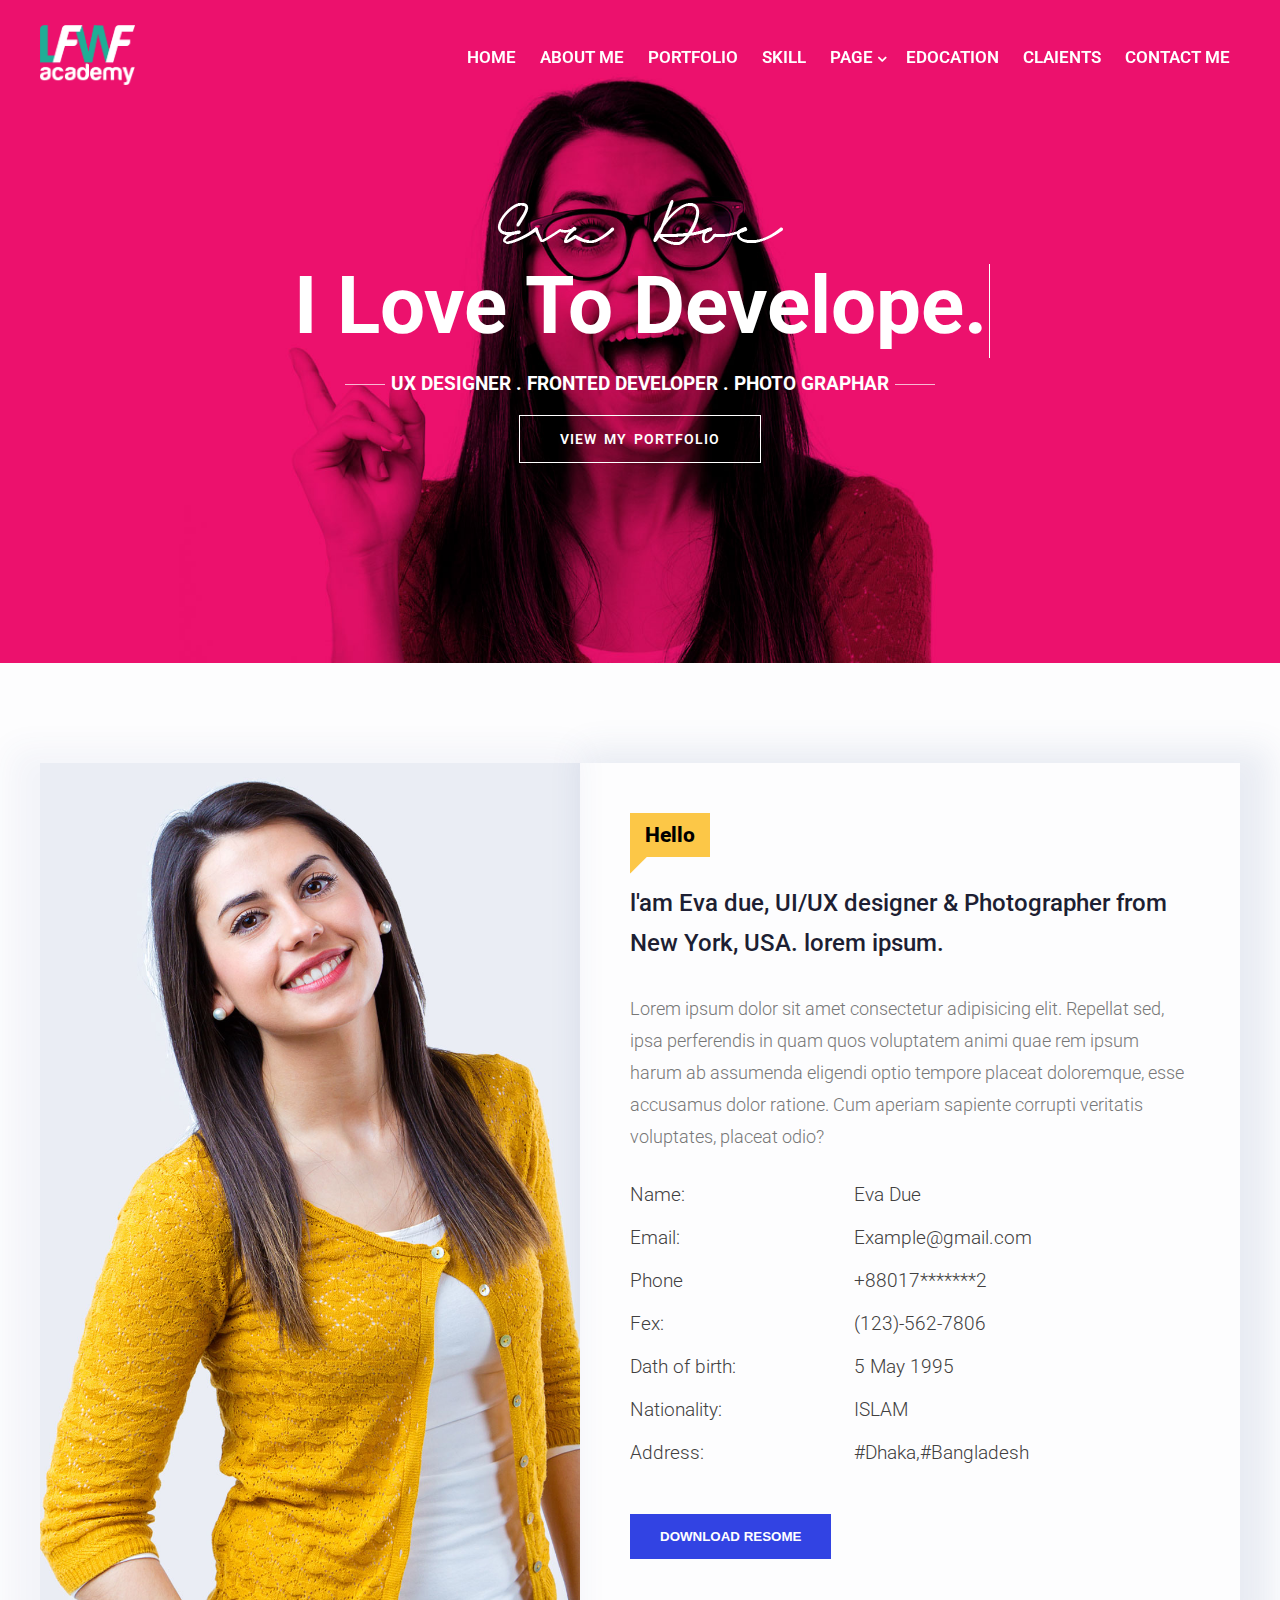
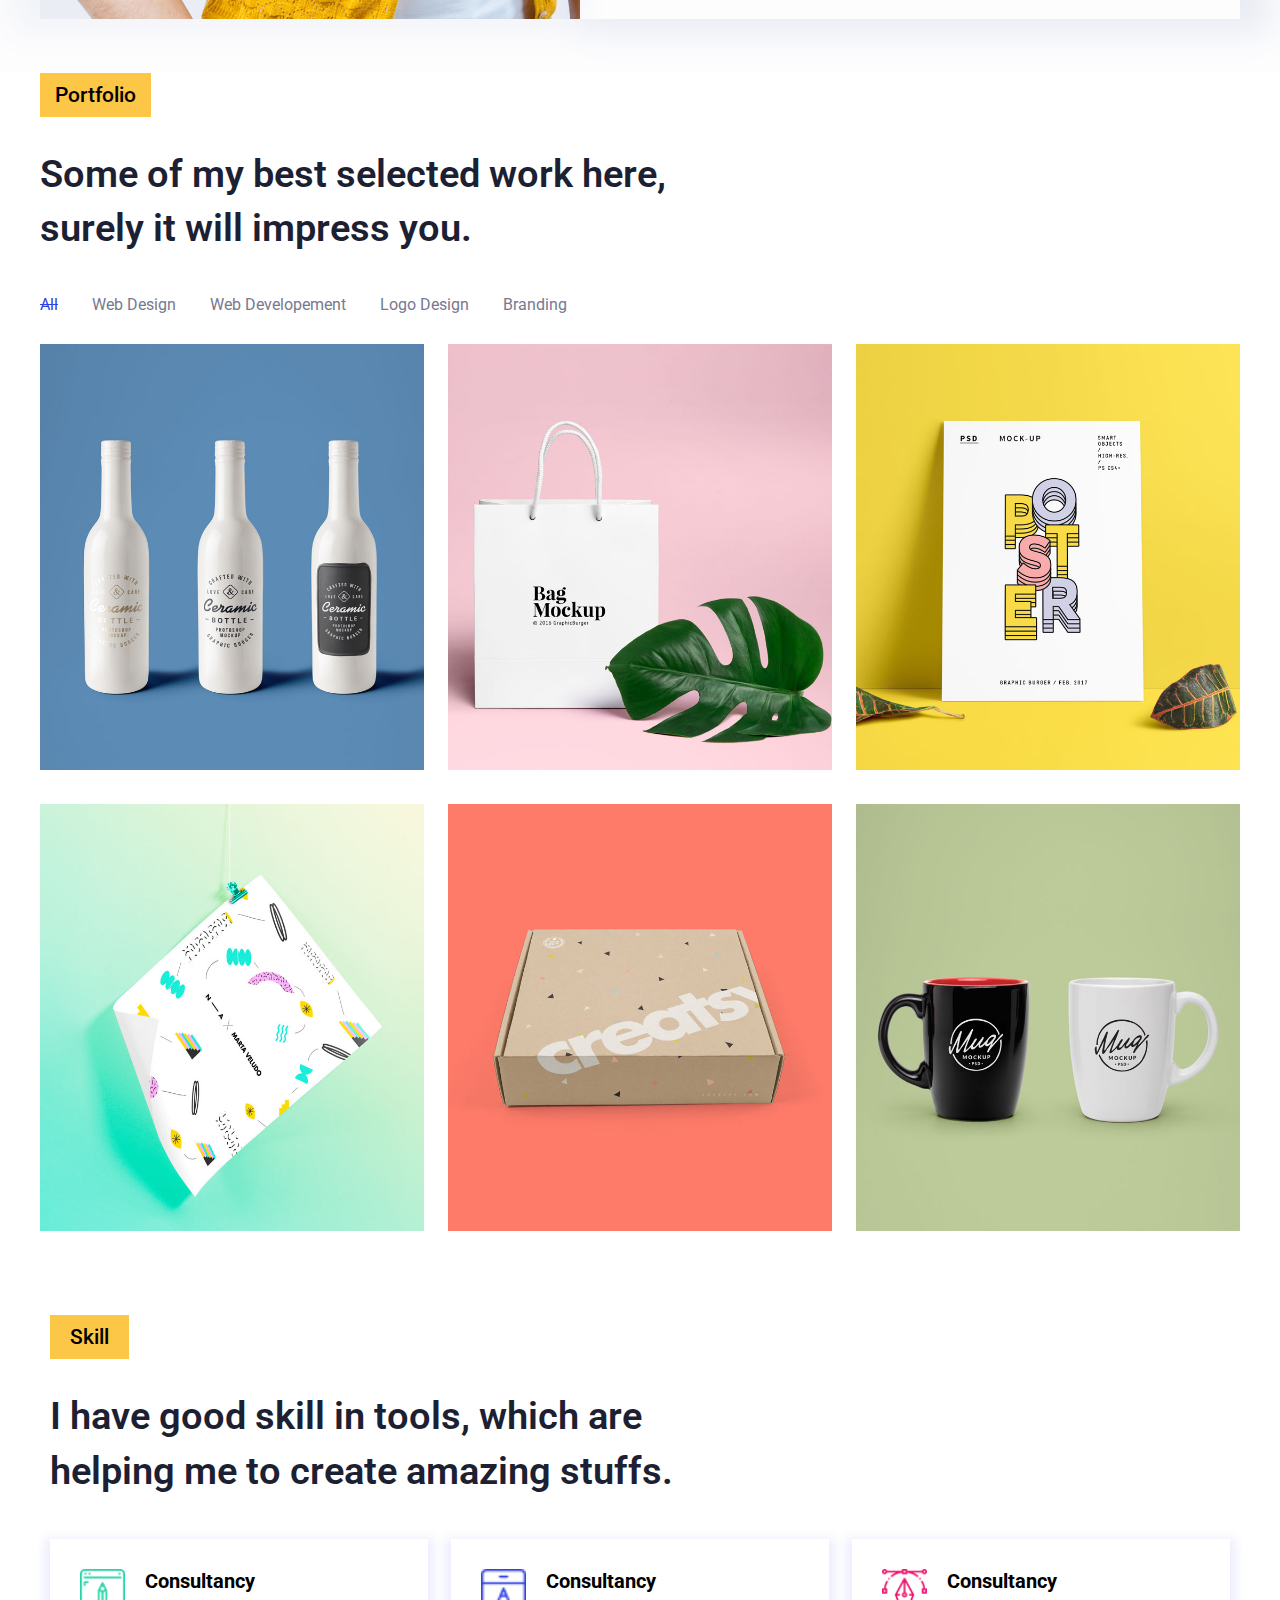
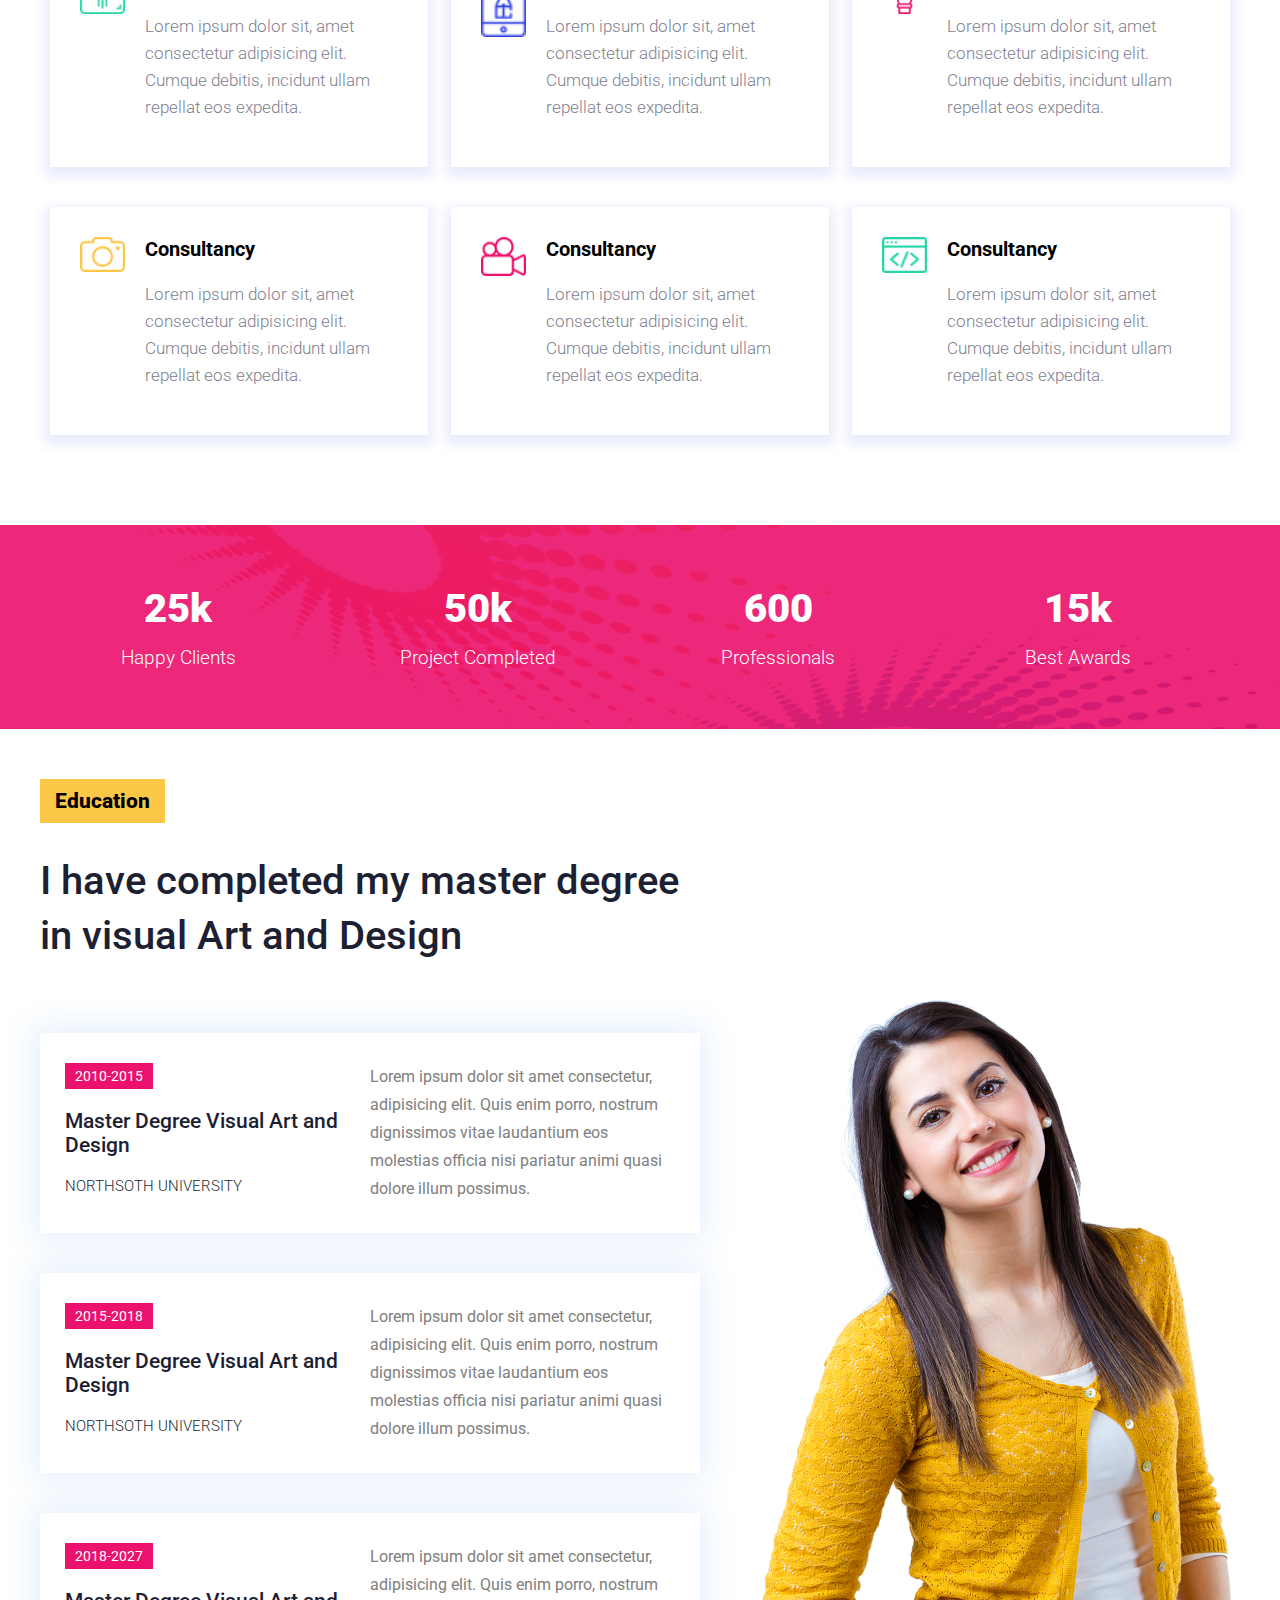
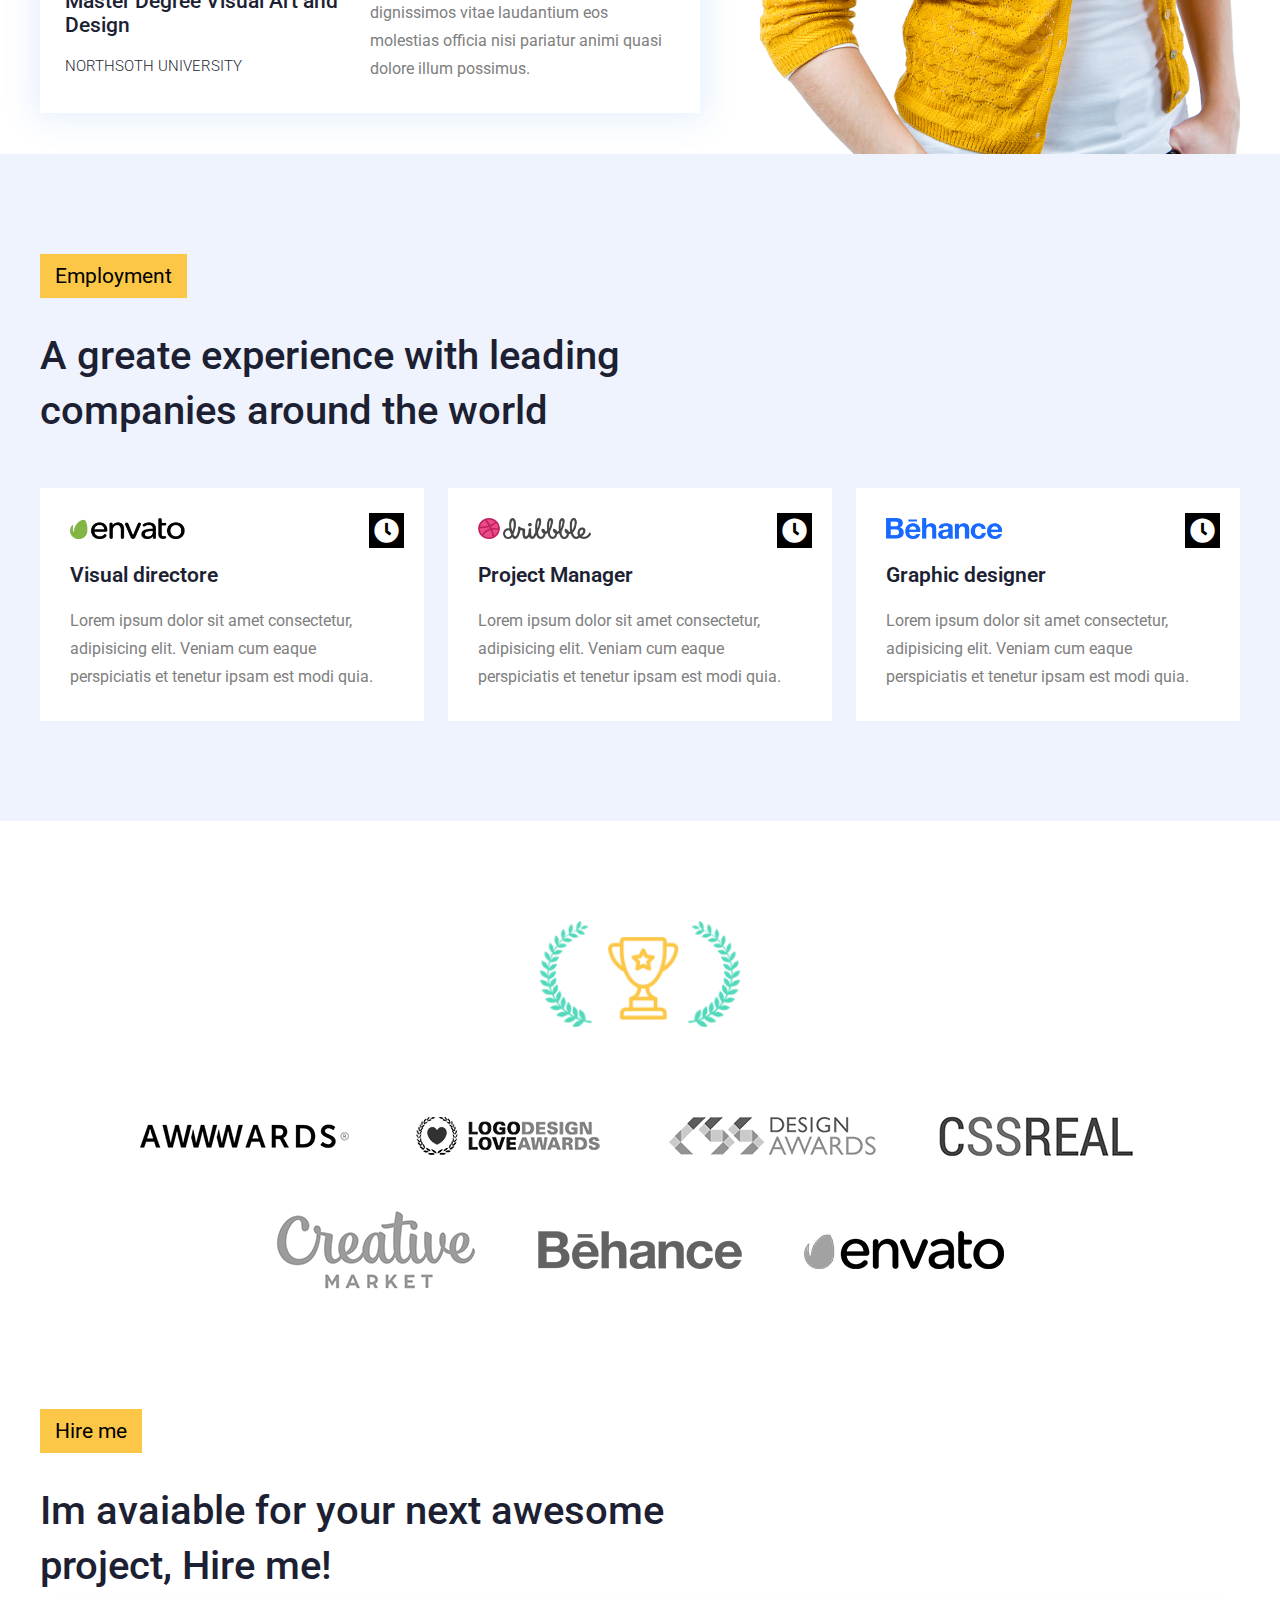
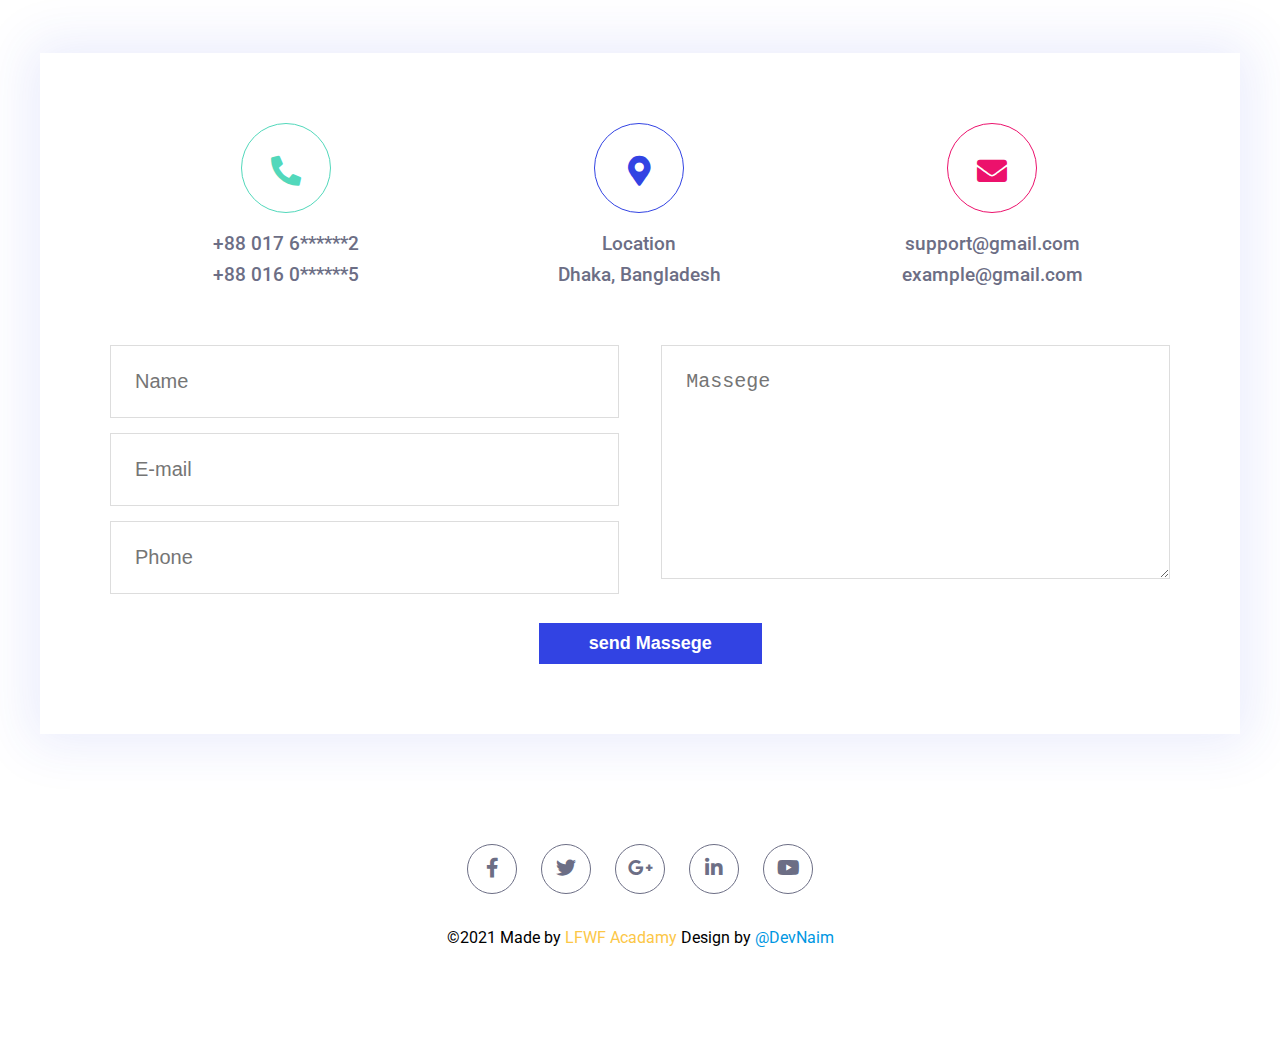
<file: index.html>
<!DOCTYPE html>
<html lang="en">
<head>
    <meta charset="UTF-8">
    <meta http-equiv="X-UA-Compatible" content="IE=edge">
    <meta name="viewport" content="width=device-width, initial-scale=1.0">
    <title>@DevNaimul</title>
    <link rel="stylesheet" href="https://cdnjs.cloudflare.com/ajax/libs/font-awesome/5.15.3/css/all.min.css">
    <link rel="preconnect" href="https://fonts.gstatic.com">
    <link href="https://fonts.googleapis.com/css2?family=Roboto:ital,wght@0,100;0,300;0,400;0,500;0,700;0,900;1,100;1,300;1,400;1,500;1,700;1,900&display=swap" rel="stylesheet"> 
    <link rel="stylesheet" href="style.css">
</head>
<body>
    
    <!------------ START HEADER AREA ------------>
    <header class="header clearfix">
        <div class="fixdwidth">
            <div class="header-logo fleft">
                <a href="#">
                    <img src="./img/logo.png" alt="">
                </a>
            </div>
            <div class="header-menu fright text-right">
                <ul>
                    <li><a href="index.html">Home</a></li>
                    <li><a href="#about">About Me</a></li>
                    <li><a href="#portfolio">Portfolio</a></li>
                    <li><a href="#skill">Skill</a></li>
                    <li><a href="#">Page</a><i class="fas fa-chevron-down"></i>
                        <ul>
                            <li><a href="about.html">About Me</a></li>
                            <li><a href="portfolio.html">Portfolio</a></li>
                            <li><a href="service.html">Service</a></li>
                            <li><a href="skill.html">Skill</a></li>
                            <li><a href="blog.html">Blog</a></li>
                            <li><a href="contact.html">Contact Me</a></li>
                        </ul>
                    </li>
                    <li><a href="#education">Edocation</a></li>
                    <li><a href="#employment">Claients</a></li>
                    <li><a href="#contact">Contact Me</a></li>
                </ul>
            </div>
        </div>
    </header>
    <!------------ START HEADER AREA ------------>
    <!------------ START BANNER SECTOION ------------>
    <section class="banner text-center" id="home">
        <div class="fixdwidth">
            <img src="./img/banner_text.png" alt="">
            <h1>I Love To Develope.</h1>
            <h3>Ux designer . fronted developer . photo graphar</h3>
            <div class="banner_button">
                <a href="#" class="btn-hero">view my portfolio</a>
            </div>
        </div>
    </section>
    <!------------ END BANNER SECTION ------------>
    <!------------ START ABOUT SECTION ------------>
    <section class="about clearfix" id="about">
        <div class="fixdwidth">
            <div class="about-img fleft">
                <img src="img/about.jpg" alt="">
            </div>
            <div class="about-desc fright">
                <div class="arrow-down">
                    <h2 class="section_title">Hello</h2> 
                    <span><i class="fas fa-sort-down"></i></span>
                </div>
                <h1 class="section_text">l'am Eva due, UI/UX designer & Photographer from New York, USA. lorem ipsum.</h1>
                <p>Lorem ipsum dolor sit amet consectetur adipisicing elit. Repellat sed, ipsa perferendis in quam quos voluptatem animi quae rem ipsum harum ab assumenda eligendi optio tempore placeat doloremque, esse accusamus dolor ratione. Cum aperiam sapiente corrupti veritatis voluptates, placeat odio?</p>
                <div class="about-info clearfix">
                    <div class="about-info-box fleft">
                        <ul>
                            <li>Name:</li>
                            <li>Email:</li>
                            <li>Phone</li>
                            <li>Fex:</li>
                            <li>Dath of birth:</li>
                            <li>Nationality:</li>
                            <li>Address:</li>
                        </ul>
                    </div>
                    <div class="about-info-box fleft">
                        <ul>
                            <li>Eva Due</li>
                            <li>Example@gmail.com</li>
                            <li>+88017*******2</li>
                            <li>(123)-562-7806</li>
                            <li>5 May 1995</li>
                            <li>ISLAM</li>
                            <li>#Dhaka,#Bangladesh</li>
                        </ul>
                    </div>
                </div>
                <div class="about-button">
                    <button type="submit" class="submit-btn">DOWNLOAD RESOME</button>
                </div>
            </div>    
        </div>
    </section>
    <!------------ END ABOUT SECTION ------------>
    <!------------ START PORTFOIO SECTION ------------>
    <section class="portfolio clearfix" id="portfolio">
        <div class="fixdwidth">
            <h2 class="section_title">Portfolio</h2>
            <h1 class="section_text">Some of my best selected work here,<br> surely it will impress you.</h1>
            <div class="portfolio-items-btn">
                <a href="#">All</a>
                <a href="#">Web Design</a>
                <a href="#">Web Developement</a>
                <a href="#">Logo Design</a>
                <a href="#">Branding</a>
            </div>
            <div class="portfolio-items-box">
                <div class="portfolio-box">
                    <img src="./img/prodact1.jpg" alt="">
                    <div class="portfolio-overly"></div>
                    <div class="portfolio-desc text-center">
                        <h3>Web Design</h3>
                        <p>Lorem, ipsum dolor sit amet consectetur adipisicing elit. Laboriosam, voluptatibus.</p>
                    </div>
                </div>
                <div class="portfolio-box">
                    <img src="./img/prodact2.jpg" alt="">
                    <div class="portfolio-overly"></div>
                    <div class="portfolio-desc text-center">
                        <h3>Bag Mackup</h3>
                        <p>Lorem, ipsum dolor sit amet consectetur adipisicing elit. Laboriosam, voluptatibus.</p>
                    </div>
                </div>
                <div class="portfolio-box">
                    <img src="./img/prodact3.jpg" alt="">
                    <div class="portfolio-overly"></div>
                    <div class="portfolio-desc text-center">
                        <h3>Poster</h3>
                        <p>Lorem, ipsum dolor sit amet consectetur adipisicing elit. Laboriosam, voluptatibus.</p>
                    </div>
                </div>
                <div class="portfolio-box">
                    <img src="./img/prodact4.jpg" alt="">
                    <div class="portfolio-overly"></div>
                    <div class="portfolio-desc text-center">
                        <h3>Graphic Design</h3>
                        <p>Lorem, ipsum dolor sit amet consectetur adipisicing elit. Laboriosam, voluptatibus.</p>
                    </div>
                </div>
                <div class="portfolio-box">
                    <img src="./img/prodact5.jpg" alt="">
                    <div class="portfolio-overly"></div>
                    <div class="portfolio-desc text-center">
                        <h3>Web Design</h3>
                        <p>Lorem, ipsum dolor sit amet consectetur adipisicing elit. Laboriosam, voluptatibus.</p>
                    </div>
                </div>
                <div class="portfolio-box">
                    <img src="./img/prodact6.jpg" alt="">
                    <div class="portfolio-overly"></div>
                    <div class="portfolio-desc text-center">
                        <h3>Web Design</h3>
                        <p>Lorem, ipsum dolor sit amet consectetur adipisicing elit. Laboriosam, voluptatibus.</p>
                    </div>
                </div>
            </div>
        </div>
    </section>
    <!------------ END PORTFOLIO SECTION ------------>
    <!------------ START SKILL SECTION ------------>
    <section class="skill clearfix" id="skill">
        <div class="fixdwidth">
            <h2 class="section_title">Skill</h2>
            <h1 class="section_text">I have good skill in tools, which are <br>helping me to create amazing stuffs.</h1>
            <div class="my-skills">
                <div class="my-skills-box fleft">
                    <img src="img/skill1.png" alt="">
                    <div class="skill-box-text">
                        <h3>Consultancy</h3>
                        <p>Lorem ipsum dolor sit, amet consectetur adipisicing elit. Cumque debitis, incidunt ullam repellat eos expedita.</p>
                    </div>
                </div>
                <div class="my-skills-box fleft">
                    <img src="img/skill2.png" alt="">
                    <div class="skill-box-text">
                        <h3>Consultancy</h3>
                        <p>Lorem ipsum dolor sit, amet consectetur adipisicing elit. Cumque debitis, incidunt ullam repellat eos expedita.</p>
                    </div>
                </div>
                <div class="my-skills-box fleft">
                    <img src="img/skill3.png" alt="">
                    <div class="skill-box-text">
                        <h3>Consultancy</h3>
                        <p>Lorem ipsum dolor sit, amet consectetur adipisicing elit. Cumque debitis, incidunt ullam repellat eos expedita.</p>
                    </div>
                </div>
                <div class="my-skills-box fleft">
                    <img src="img/skill4.png" alt="">
                    <div class="skill-box-text">
                        <h3>Consultancy</h3>
                        <p>Lorem ipsum dolor sit, amet consectetur adipisicing elit. Cumque debitis, incidunt ullam repellat eos expedita.</p>
                    </div>
                </div>
                <div class="my-skills-box fleft">
                    <img src="img/skill5.png" alt="">
                    <div class="skill-box-text">
                        <h3>Consultancy</h3>
                        <p>Lorem ipsum dolor sit, amet consectetur adipisicing elit. Cumque debitis, incidunt ullam repellat eos expedita.</p>
                    </div>
                </div>
                <div class="my-skills-box fleft">
                    <img src="img/skill6.png" alt="">
                    <div class="skill-box-text">
                        <h3>Consultancy</h3>
                        <p>Lorem ipsum dolor sit, amet consectetur adipisicing elit. Cumque debitis, incidunt ullam repellat eos expedita.</p>
                    </div>
                </div>
            </div>
        </div>
    </section>
    <!------------ END SKIKK SECTION ------------>
    <!------------ START SKIKK-BAR SECTION ------------>
    <section class="skillbar clearfix">
        <div class="fixdwidth">
            <div class="skill-overly"></div>
            <div class="skill-point">
                <div class="skill-pint-bar fleft">
                    <h2>25k</h2>
                    <h3>Happy Clients</h3>
                </div>
                <div class="skill-pint-bar fleft">
                    <h2>50k</h2>
                    <h3>Project Completed</h3>
                </div>
                <div class="skill-pint-bar fleft">
                    <h2>600</h2>
                    <h3>Professionals</h3>
                </div>
                <div class="skill-pint-bar fleft">
                    <h2>15k</h2>
                    <h3>Best Awards</h3>
                </div>
            </div>
        </div>
    </section>
    <!------------ END SKIKK-BAR SECTION ------------>
    <!------------ START EDUCATION SECTION ------------>
    <section class="education clearfix" id="education">
        <div class="fixdwidth">
            <h2 class="section_title">Education</h2>
            <h1 class="section_text">I have completed my master degree <br> in visual Art and Design</h1>
            <div class="education-desc fleft">
                <div class="education-box clearfix">
                    <div class="education-hed fleft">
                        <span>2010-2015</span>
                        <h2>Master Degree Visual Art and Design</h2>
                        <h3>NORTHSOTH UNIVERSITY</h3>
                    </div>
                    <div class="education-pra fright">
                        <P>Lorem ipsum dolor sit amet consectetur, adipisicing elit. Quis enim porro, nostrum dignissimos vitae laudantium eos molestias officia nisi pariatur animi quasi dolore illum possimus.</P>
                    </div>
                </div>
                <div class="education-box clearfix">
                    <div class="education-hed fleft">
                        <span>2015-2018</span>
                        <h2>Master Degree Visual Art and Design</h2>
                        <h3>NORTHSOTH UNIVERSITY</h3>
                    </div>
                    <div class="education-pra fright">
                        <P>Lorem ipsum dolor sit amet consectetur, adipisicing elit. Quis enim porro, nostrum dignissimos vitae laudantium eos molestias officia nisi pariatur animi quasi dolore illum possimus.</P>
                    </div>
                </div>
                <div class="education-box clearfix">
                    <div class="education-hed fleft">
                        <span>2018-2027</span>
                        <h2>Master Degree Visual Art and Design</h2>
                        <h3>NORTHSOTH UNIVERSITY</h3>
                    </div>
                    <div class="education-pra fright">
                        <P>Lorem ipsum dolor sit amet consectetur, adipisicing elit. Quis enim porro, nostrum dignissimos vitae laudantium eos molestias officia nisi pariatur animi quasi dolore illum possimus.</P>
                    </div>
                </div>
            </div>
            <div class="education-img fright">
                <img src="img/education.png" alt="">
            </div>
        </div>
    </section>
    <!------------ END EDUCTOPM SECTION ------------>
    <!------------ START EMPLYMENT SECTION ------------>
    <section class="employment clearfix" id="employment">
        <div class="fixdwidth">
            <h2 class="section_title">Employment</h2>
            <h1 class="section_text">A greate experience with leading <br> companies around the world</h1>
            <div class="empoyment-box">
                <div class="employment-box-item fleft">
                    <div class="employment-box-img">
                        <img src="img/employment1.png" alt="">
                    </div>
                    <div class="icon">
                        <i class="fas fa-clock"></i>
                        <div class="time">
                            <span>2010-2015</span>
                        </div>
                    </div> 
                    <h2>Visual directore</h2>
                    <p>Lorem ipsum dolor sit amet consectetur, adipisicing elit. Veniam cum eaque perspiciatis et tenetur ipsam est modi quia.</p>
                </div>
                <div class="employment-box-item fleft">
                    <div class="employment-box-img">
                        <img src="img/employment2.png" alt="">
                    </div>
                    <div class="icon">
                        <i class="fas fa-clock"></i>
                        <div class="time">
                            <span>2010-2015</span>
                        </div>
                    </div>
                    <h2>Project Manager</h2>
                    <p>Lorem ipsum dolor sit amet consectetur, adipisicing elit. Veniam cum eaque perspiciatis et tenetur ipsam est modi quia.</p>
                </div>
                <div class="employment-box-item fleft">
                    <div class="employment-box-img">
                        <img src="img/employment3.png" alt="">
                    </div>
                    <div class="icon">
                        <i class="fas fa-clock"></i>
                        <div class="time">
                            <span>2010-2015</span>
                        </div>
                    </div>
                    <h2>Graphic designer</h2>
                    <p>Lorem ipsum dolor sit amet consectetur, adipisicing elit. Veniam cum eaque perspiciatis et tenetur ipsam est modi quia.</p>
                </div>
            </div>
        </div>
    </section>
    <!------------ END EMPLYMENT SECTION ------------>
    <!------------ START AWARD SECTION ------------>
    <section class="award text-center" id="award">
        <div class="fixdwidth">
            <div class="award-logo">
                <img src="img/award.png" alt="">
            </div>
            <div class="award-line-up">
                <img src="img/award1.png" alt="">
                <img src="img/award2.png" alt="">
                <img src="img/award3.png" alt="">
                <img src="img/award4.png" alt="">
            </div>
            <div class="award-line-dn">
                <img src="img/award5.png" alt="">
                <img src="img/award6.png" alt="">
                <img src="img/award7.png" alt="">
            </div>
        </div>
    </section>
    <!------------ END AWARD SECTION ------------>
    <!------------ START CONTACT SECTION ------------>
    <section class="contact clearfix" id="contact">
        <div class="fixdwidth">
            <h2 class="section_title">Hire me</h2>
            <h1 class="section_text">Im avaiable for your next awesome <br> project, Hire me!</h1>
            <div class="contact-box clearfix">
                <div class="contact-box-icon fleft">
                    <span><i class="fas fa-phone-alt"></i></span>
                    <h3>+88 017 6******2</h3>
                    <h3>+88 016 0******5</h3>
                </div>
                <div class="contact-box-icon fleft">
                    <span><i class="fas fa-map-marker-alt"></i></span>
                    <h3>Location</h3>
                    <h3>Dhaka, Bangladesh</h3>
                </div>
                <div class="contact-box-icon fleft">
                    <span><i class="fas fa-envelope"></i></span>
                    <h3>support@gmail.com</h3>
                    <h3>example@gmail.com</h3>
                </div>
                <div class="contact-form">
                    <form action="#">
                        <div class="form-left-input fleft">
                            <input type="text" class="control-input" placeholder="Name">
                            <input type="email" class="control-input" placeholder="E-mail">
                            <input type="number" class="control-input" placeholder="Phone">
                        </div>
                        <div class="form-right-input fright">
                            <textarea name="" id="" class="control-input" cols="30" rows="8" placeholder="Massege"></textarea>
                        </div>
                        <input type="submit" class="form-btn" value="send Massege">
                    </form>
                </div>
            </div>
        </div>
    </section>
    <!------------ END CONTACT SECTION ------------>
    <!------------ START FOOTER SECTION ------------>
    <section class="footer clearfix" id="footer">
        <div class="fixdwidth">
            <div class="footer-icon text-center">
                <span><i class="fab fa-facebook-f"></i></span>
                <span><i class="fab fa-twitter"></i></span>
                <span><i class="fab fa-google-plus-g"></i></span>
                <span><i class="fab fa-linkedin-in"></i></span>
                <span><i class="fab fa-youtube"></i></span>
            </div>
            <p class="text-center">&copy;2021 Made by <span>LFWF Acadamy</span> Design by <span class="naim">@DevNaim</span> </p>
        </div>
    </section>
    <!------------ END FOOTER SECTION ------------>


    <script type="text/javascript">
        window.addEventListener("scroll", function(){
            var header = document.querySelector("header");
            header.classList.toggle("sticky", window.scrollY > 0);
        })
    </script>


</body>
</html>
</file>
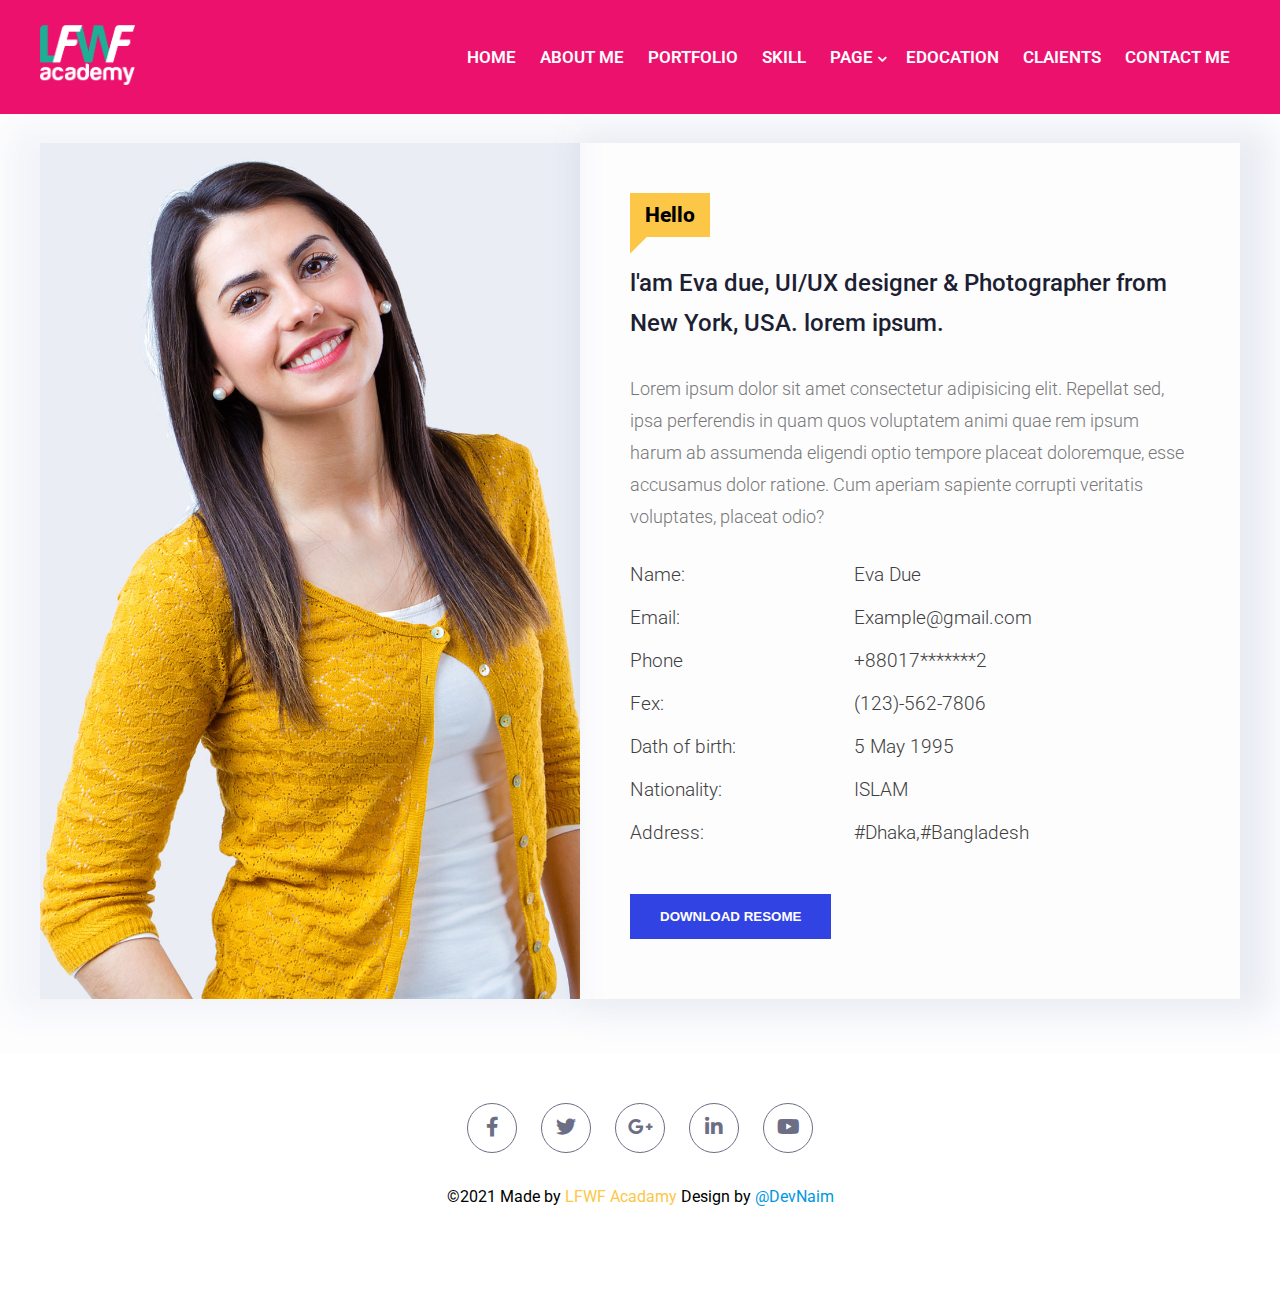
<file: about.html>
<!DOCTYPE html>
<html lang="en">
<head>
    <meta charset="UTF-8">
    <meta http-equiv="X-UA-Compatible" content="IE=edge">
    <meta name="viewport" content="width=device-width, initial-scale=1.0">
    <title>@DevNaimul</title>
    <link rel="stylesheet" href="https://cdnjs.cloudflare.com/ajax/libs/font-awesome/5.15.3/css/all.min.css">
    <link rel="preconnect" href="https://fonts.gstatic.com">
    <link href="https://fonts.googleapis.com/css2?family=Roboto:ital,wght@0,100;0,300;0,400;0,500;0,700;0,900;1,100;1,300;1,400;1,500;1,700;1,900&display=swap" rel="stylesheet"> 
    <link rel="stylesheet" href="style.css">
    <link rel="stylesheet" href="page-css/page.css">
</head>
<body>
    
    <!------------ START HEADER AREA ------------>
    <header class="header clearfix">
        <div class="fixdwidth">
            <div class="header-logo fleft">
                <a href="#">
                    <img src="./img/logo.png" alt="">
                </a>
            </div>
            <div class="header-menu fright text-right">
                <ul>
                    <li><a href="index.html">Home</a></li>
                    <li><a href="index.html#about">About Me</a></li>
                    <li><a href="index.html#portfolio">Portfolio</a></li>
                    <li><a href="index.html#skill">Skill</a></li>
                    <li><a href="#">Page</a><i class="fas fa-chevron-down"></i>
                        <ul>
                            <li><a href="about.html">About Me</a></li>
                            <li><a href="portfolio.html">Portfolio</a></li>
                            <li><a href="service.html">Service</a></li>
                            <li><a href="skill.html">Skill</a></li>
                            <li><a href="blog.html">Blog</a></li>
                            <li><a href="contact.html">Contact Me</a></li>
                        </ul>
                    </li>
                    <li><a href="index.html#education">Edocation</a></li>
                    <li><a href="index.html#employment">Claients</a></li>
                    <li><a href="index.html#contact">Contact Me</a></li>
                </ul>
            </div>
        </div>
    </header>
    <!------------ START HEADER AREA ------------>
    <!------------ START ABOUT SECTION ------------>
    <section class="about clearfix" id="about">
        <div class="fixdwidth">
            <div class="about-img fleft">
                <img src="img/about.jpg" alt="">
            </div>
            <div class="about-desc fright">
                <div class="arrow-down">
                    <h2 class="section_title">Hello</h2> 
                    <span><i class="fas fa-sort-down"></i></span>
                </div>
                <h1 class="section_text">l'am Eva due, UI/UX designer & Photographer from New York, USA. lorem ipsum.</h1>
                <p>Lorem ipsum dolor sit amet consectetur adipisicing elit. Repellat sed, ipsa perferendis in quam quos voluptatem animi quae rem ipsum harum ab assumenda eligendi optio tempore placeat doloremque, esse accusamus dolor ratione. Cum aperiam sapiente corrupti veritatis voluptates, placeat odio?</p>
                <div class="about-info clearfix">
                    <div class="about-info-box fleft">
                        <ul>
                            <li>Name:</li>
                            <li>Email:</li>
                            <li>Phone</li>
                            <li>Fex:</li>
                            <li>Dath of birth:</li>
                            <li>Nationality:</li>
                            <li>Address:</li>
                        </ul>
                    </div>
                    <div class="about-info-box fleft">
                        <ul>
                            <li>Eva Due</li>
                            <li>Example@gmail.com</li>
                            <li>+88017*******2</li>
                            <li>(123)-562-7806</li>
                            <li>5 May 1995</li>
                            <li>ISLAM</li>
                            <li>#Dhaka,#Bangladesh</li>
                        </ul>
                    </div>
                </div>
                <div class="about-button">
                    <button type="submit" class="submit-btn">DOWNLOAD RESOME</button>
                </div>
            </div>    
        </div>
    </section>
    <!------------ END ABOUT SECTION ------------>
    <!------------ START FOOTER SECTION ------------>
    <section class="footer clearfix" id="footer">
        <div class="fixdwidth">
            <div class="footer-icon text-center">
                <span><i class="fab fa-facebook-f"></i></span>
                <span><i class="fab fa-twitter"></i></span>
                <span><i class="fab fa-google-plus-g"></i></span>
                <span><i class="fab fa-linkedin-in"></i></span>
                <span><i class="fab fa-youtube"></i></span>
            </div>
            <p class="text-center">&copy;2021 Made by <span>LFWF Acadamy</span> Design by <span class="naim">@DevNaim</span> </p>
        </div>
    </section>
    <!------------ END FOOTER SECTION ------------>










</body>
</html>
</file>
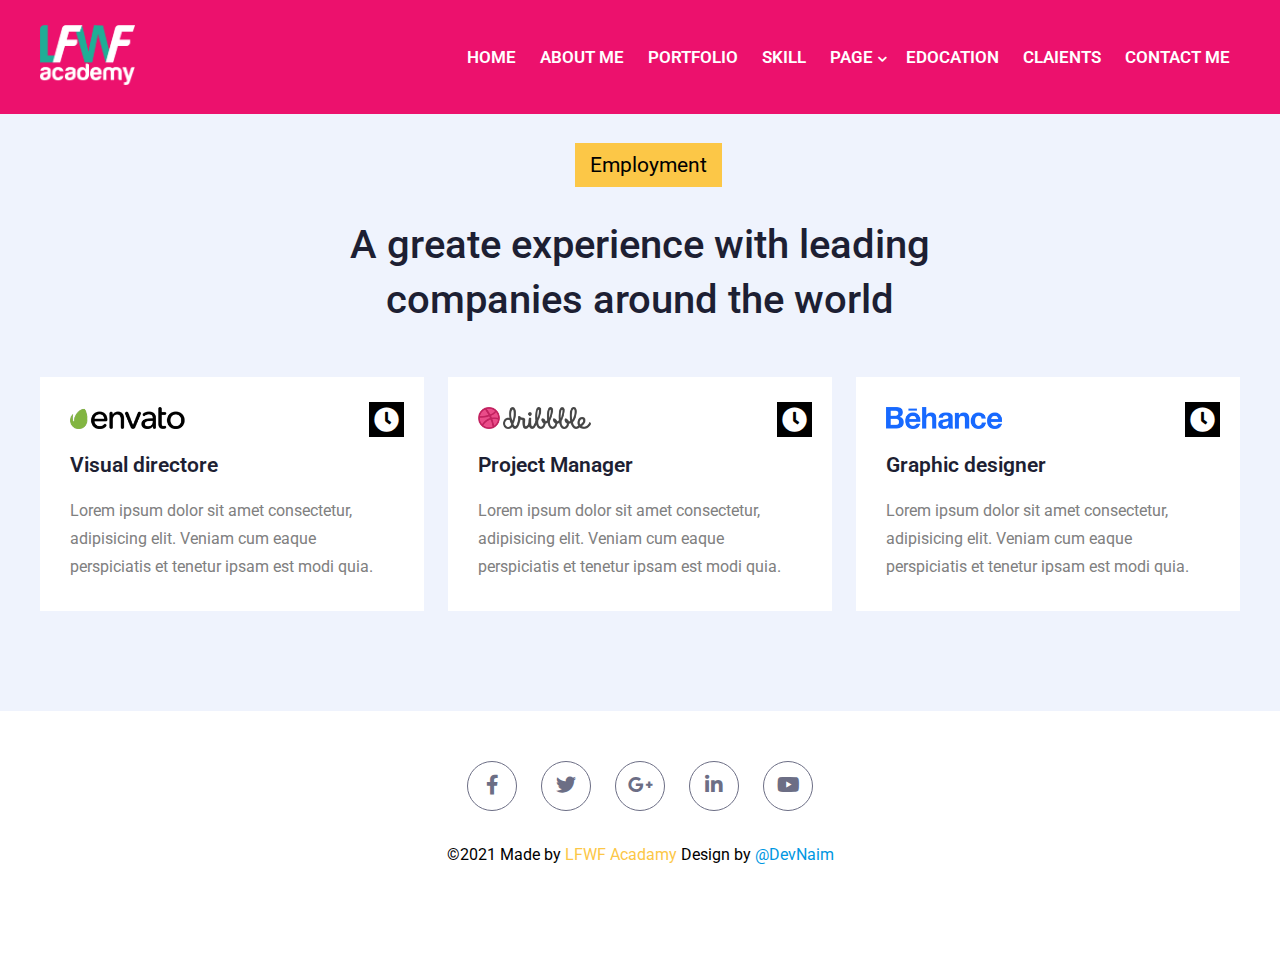
<file: blog.html>
<!DOCTYPE html>
<html lang="en">
<head>
    <meta charset="UTF-8">
    <meta http-equiv="X-UA-Compatible" content="IE=edge">
    <meta name="viewport" content="width=device-width, initial-scale=1.0">
    <title>@DevNaimul</title>
    <link rel="stylesheet" href="https://cdnjs.cloudflare.com/ajax/libs/font-awesome/5.15.3/css/all.min.css">
    <link rel="preconnect" href="https://fonts.gstatic.com">
    <link href="https://fonts.googleapis.com/css2?family=Roboto:ital,wght@0,100;0,300;0,400;0,500;0,700;0,900;1,100;1,300;1,400;1,500;1,700;1,900&display=swap" rel="stylesheet"> 
    <link rel="stylesheet" href="style.css">
    <link rel="stylesheet" href="page-css/page.css">
</head>
<body>
    
    <!------------ START HEADER AREA ------------>
    <header class="header clearfix">
        <div class="fixdwidth">
            <div class="header-logo fleft">
                <a href="#">
                    <img src="./img/logo.png" alt="">
                </a>
            </div>
            <div class="header-menu fright text-right">
                <ul>
                    <li><a href="index.html">Home</a></li>
                    <li><a href="index.html#about">About Me</a></li>
                    <li><a href="index.html#portfolio">Portfolio</a></li>
                    <li><a href="index.html#skill">Skill</a></li>
                    <li><a href="#">Page</a><i class="fas fa-chevron-down"></i>
                        <ul>
                            <li><a href="about.html">About Me</a></li>
                            <li><a href="portfolio.html">Portfolio</a></li>
                            <li><a href="service.html">Service</a></li>
                            <li><a href="skill.html">Skill</a></li>
                            <li><a href="blog.html">Blog</a></li>
                            <li><a href="contact.html">Contact Me</a></li>
                        </ul>
                    </li>
                    <li><a href="index.html#education">Edocation</a></li>
                    <li><a href="index.html#employment">Claients</a></li>
                    <li><a href="index.html#contact">Contact Me</a></li>
                </ul>
            </div>
        </div>
    </header>
    <!------------ START HEADER AREA ------------>
   <!------------ START EMPLYMENT SECTION ------------>
   <section class="employment clearfix" id="employment">
    <div class="fixdwidth">
        <h2 class="section_title">Employment</h2>
        <h1 class="section_text">A greate experience with leading <br> companies around the world</h1>
        <div class="empoyment-box">
            <div class="employment-box-item fleft">
                <div class="employment-box-img">
                    <img src="img/employment1.png" alt="">
                </div>
                <div class="icon">
                    <i class="fas fa-clock"></i>
                    <div class="time">
                        <span>2010-2015</span>
                    </div>
                </div> 
                <h2>Visual directore</h2>
                <p>Lorem ipsum dolor sit amet consectetur, adipisicing elit. Veniam cum eaque perspiciatis et tenetur ipsam est modi quia.</p>
            </div>
            <div class="employment-box-item fleft">
                <div class="employment-box-img">
                    <img src="img/employment2.png" alt="">
                </div>
                <div class="icon">
                    <i class="fas fa-clock"></i>
                    <div class="time">
                        <span>2010-2015</span>
                    </div>
                </div>
                <h2>Project Manager</h2>
                <p>Lorem ipsum dolor sit amet consectetur, adipisicing elit. Veniam cum eaque perspiciatis et tenetur ipsam est modi quia.</p>
            </div>
            <div class="employment-box-item fleft">
                <div class="employment-box-img">
                    <img src="img/employment3.png" alt="">
                </div>
                <div class="icon">
                    <i class="fas fa-clock"></i>
                    <div class="time">
                        <span>2010-2015</span>
                    </div>
                </div>
                <h2>Graphic designer</h2>
                <p>Lorem ipsum dolor sit amet consectetur, adipisicing elit. Veniam cum eaque perspiciatis et tenetur ipsam est modi quia.</p>
            </div>
        </div>
    </div>
</section>
<!------------ END EMPLYMENT SECTION ------------>
    <!------------ START FOOTER SECTION ------------>
    <section class="footer clearfix" id="footer">
        <div class="fixdwidth">
            <div class="footer-icon text-center">
                <span><i class="fab fa-facebook-f"></i></span>
                <span><i class="fab fa-twitter"></i></span>
                <span><i class="fab fa-google-plus-g"></i></span>
                <span><i class="fab fa-linkedin-in"></i></span>
                <span><i class="fab fa-youtube"></i></span>
            </div>
            <p class="text-center">&copy;2021 Made by <span>LFWF Acadamy</span> Design by <span class="naim">@DevNaim</span> </p>
        </div>
    </section>
    <!------------ END FOOTER SECTION ------------>

    <script type="text/javascript">
        window.addEventListener("scroll", function(){
            var header = document.querySelector("header");
            header.classList.toggle("sticky", window.scrollY > 0);
        })
    </script>

</body>
</html>
</file>
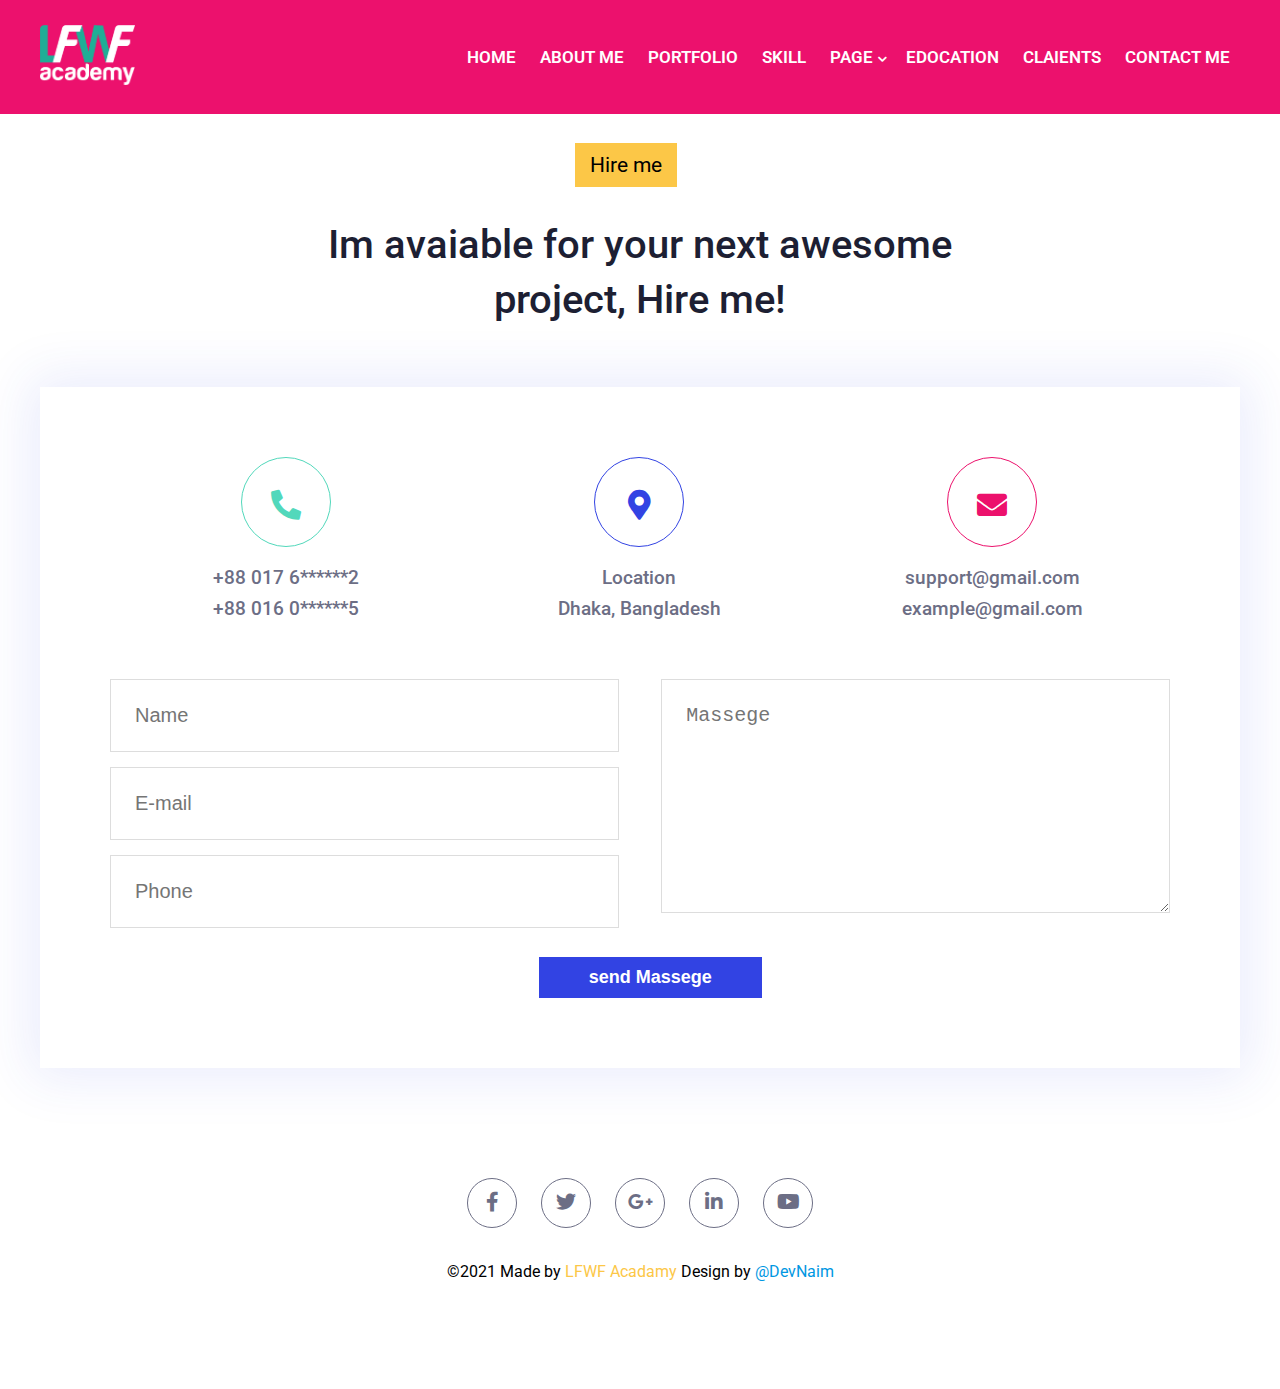
<file: contact.html>
<!DOCTYPE html>
<html lang="en">
<head>
    <meta charset="UTF-8">
    <meta http-equiv="X-UA-Compatible" content="IE=edge">
    <meta name="viewport" content="width=device-width, initial-scale=1.0">
    <title>@DevNaimul</title>
    <link rel="stylesheet" href="https://cdnjs.cloudflare.com/ajax/libs/font-awesome/5.15.3/css/all.min.css">
    <link rel="preconnect" href="https://fonts.gstatic.com">
    <link href="https://fonts.googleapis.com/css2?family=Roboto:ital,wght@0,100;0,300;0,400;0,500;0,700;0,900;1,100;1,300;1,400;1,500;1,700;1,900&display=swap" rel="stylesheet"> 
    <link rel="stylesheet" href="style.css">
    <link rel="stylesheet" href="page-css/page.css">
</head>
<body>
    
    <!------------ START HEADER AREA ------------>
    <header class="header clearfix">
        <div class="fixdwidth">
            <div class="header-logo fleft">
                <a href="#">
                    <img src="./img/logo.png" alt="">
                </a>
            </div>
            <div class="header-menu fright text-right">
                <ul>
                    <li><a href="index.html">Home</a></li>
                    <li><a href="index.html#about">About Me</a></li>
                    <li><a href="index.html#portfolio">Portfolio</a></li>
                    <li><a href="index.html#skill">Skill</a></li>
                    <li><a href="#">Page</a><i class="fas fa-chevron-down"></i>
                        <ul>
                            <li><a href="about.html">About Me</a></li>
                            <li><a href="portfolio.html">Portfolio</a></li>
                            <li><a href="service.html">Service</a></li>
                            <li><a href="skill.html">Skill</a></li>
                            <li><a href="blog.html">Blog</a></li>
                            <li><a href="contact.html">Contact Me</a></li>
                        </ul>
                    </li>
                    <li><a href="index.html#education">Edocation</a></li>
                    <li><a href="index.html#employment">Claients</a></li>
                    <li><a href="index.html#contact">Contact Me</a></li>
                </ul>
            </div>
        </div>
    </header>
    <!------------ START HEADER AREA ------------>
    <!------------ START CONTACT SECTION ------------>
    <section class="contact clearfix" id="contact">
        <div class="fixdwidth">
            <h2 class="section_title">Hire me</h2>
            <h1 class="section_text">Im avaiable for your next awesome <br> project, Hire me!</h1>
            <div class="contact-box clearfix">
                <div class="contact-box-icon fleft">
                    <span><i class="fas fa-phone-alt"></i></span>
                    <h3>+88 017 6******2</h3>
                    <h3>+88 016 0******5</h3>
                </div>
                <div class="contact-box-icon fleft">
                    <span><i class="fas fa-map-marker-alt"></i></span>
                    <h3>Location</h3>
                    <h3>Dhaka, Bangladesh</h3>
                </div>
                <div class="contact-box-icon fleft">
                    <span><i class="fas fa-envelope"></i></span>
                    <h3>support@gmail.com</h3>
                    <h3>example@gmail.com</h3>
                </div>
                <div class="contact-form">
                    <form action="#">
                        <div class="form-left-input fleft">
                            <input type="text" class="control-input" placeholder="Name">
                            <input type="email" class="control-input" placeholder="E-mail">
                            <input type="number" class="control-input" placeholder="Phone">
                        </div>
                        <div class="form-right-input fright">
                            <textarea name="" id="" class="control-input" cols="30" rows="8" placeholder="Massege"></textarea>
                        </div>
                        <input type="submit" class="form-btn" value="send Massege">
                    </form>
                </div>
            </div>
        </div>
    </section>
    <!------------ END CONTACT SECTION ------------>
    <!------------ START FOOTER SECTION ------------>
    <section class="footer clearfix" id="footer">
        <div class="fixdwidth">
            <div class="footer-icon text-center">
                <span><i class="fab fa-facebook-f"></i></span>
                <span><i class="fab fa-twitter"></i></span>
                <span><i class="fab fa-google-plus-g"></i></span>
                <span><i class="fab fa-linkedin-in"></i></span>
                <span><i class="fab fa-youtube"></i></span>
            </div>
            <p class="text-center">&copy;2021 Made by <span>LFWF Acadamy</span> Design by <span class="naim">@DevNaim</span> </p>
        </div>
    </section>
    <!------------ END FOOTER SECTION ------------>

    <script type="text/javascript">
        window.addEventListener("scroll", function(){
            var header = document.querySelector("header");
            header.classList.toggle("sticky", window.scrollY > 0);
        })
    </script>


</body>
</html>
</file>
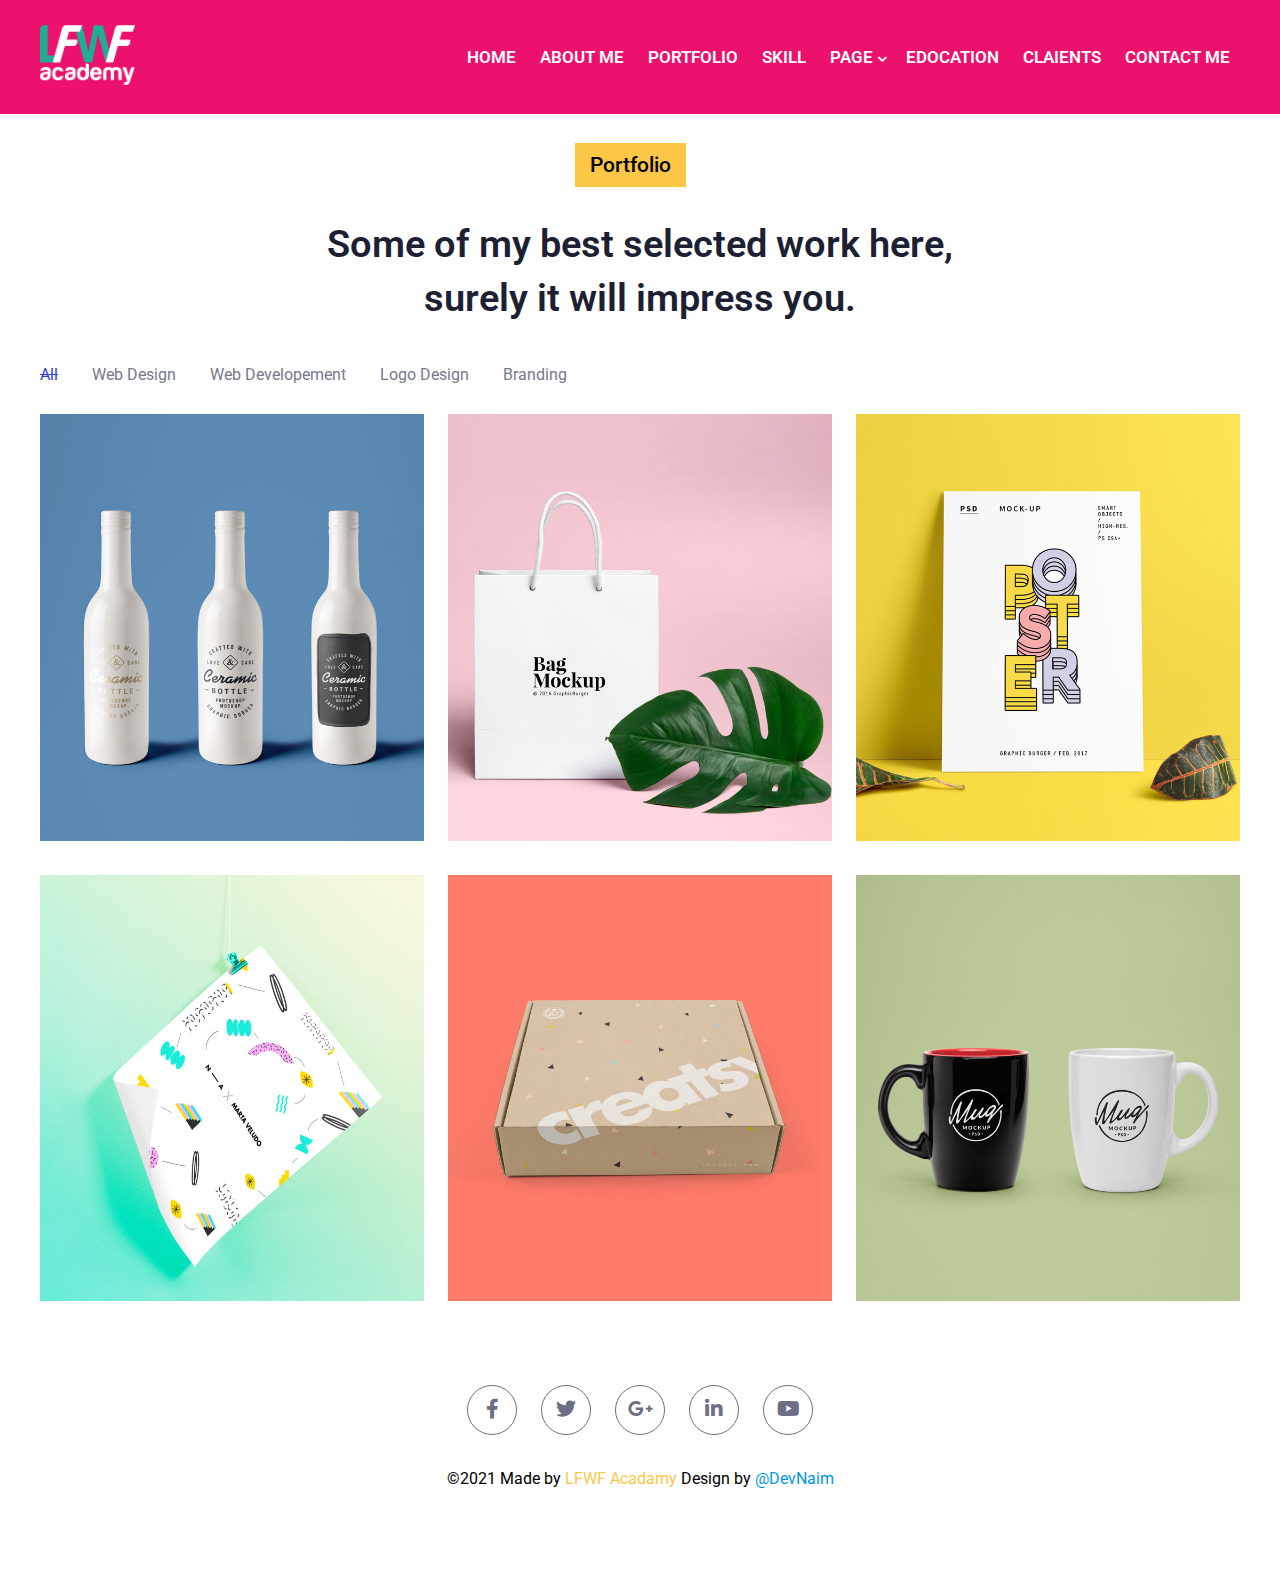
<file: portfolio.html>
<!DOCTYPE html>
<html lang="en">
<head>
    <meta charset="UTF-8">
    <meta http-equiv="X-UA-Compatible" content="IE=edge">
    <meta name="viewport" content="width=device-width, initial-scale=1.0">
    <title>@DevNaimul</title>
    <link rel="stylesheet" href="https://cdnjs.cloudflare.com/ajax/libs/font-awesome/5.15.3/css/all.min.css">
    <link rel="preconnect" href="https://fonts.gstatic.com">
    <link href="https://fonts.googleapis.com/css2?family=Roboto:ital,wght@0,100;0,300;0,400;0,500;0,700;0,900;1,100;1,300;1,400;1,500;1,700;1,900&display=swap" rel="stylesheet"> 
    <link rel="stylesheet" href="style.css">
    <link rel="stylesheet" href="page-css/page.css">
</head>
<body>
    
    <!------------ START HEADER AREA ------------>
    <header class="header clearfix">
        <div class="fixdwidth">
            <div class="header-logo fleft">
                <a href="#">
                    <img src="./img/logo.png" alt="">
                </a>
            </div>
            <div class="header-menu fright text-right">
                <ul>
                    <li><a href="index.html">Home</a></li>
                    <li><a href="index.html#about">About Me</a></li>
                    <li><a href="index.html#portfolio">Portfolio</a></li>
                    <li><a href="index.html#skill">Skill</a></li>
                    <li><a href="#">Page</a><i class="fas fa-chevron-down"></i>
                        <ul>
                            <li><a href="about.html">About Me</a></li>
                            <li><a href="portfolio.html">Portfolio</a></li>
                            <li><a href="service.html">Service</a></li>
                            <li><a href="skill.html">Skill</a></li>
                            <li><a href="blog.html">Blog</a></li>
                            <li><a href="contact.html">Contact Me</a></li>
                        </ul>
                    </li>
                    <li><a href="index.html#education">Edocation</a></li>
                    <li><a href="index.html#employment">Claients</a></li>
                    <li><a href="index.html#contact">Contact Me</a></li>
                </ul>
            </div>
        </div>
    </header>
    <!------------ START HEADER AREA ------------>
    <!------------ START PORTFOIO SECTION ------------>
    <section class="portfolio clearfix" id="portfolio">
        <div class="fixdwidth">
            <h2 class="section_title">Portfolio</h2>
            <h1 class="section_text">Some of my best selected work here,<br> surely it will impress you.</h1>
            <div class="portfolio-items-btn">
                <a href="#">All</a>
                <a href="#">Web Design</a>
                <a href="#">Web Developement</a>
                <a href="#">Logo Design</a>
                <a href="#">Branding</a>
            </div>
            <div class="portfolio-items-box">
                <div class="portfolio-box">
                    <img src="./img/prodact1.jpg" alt="">
                    <div class="portfolio-overly"></div>
                    <div class="portfolio-desc text-center">
                        <h3>Web Design</h3>
                        <p>Lorem, ipsum dolor sit amet consectetur adipisicing elit. Laboriosam, voluptatibus.</p>
                    </div>
                </div>
                <div class="portfolio-box">
                    <img src="./img/prodact2.jpg" alt="">
                    <div class="portfolio-overly"></div>
                    <div class="portfolio-desc text-center">
                        <h3>Bag Mackup</h3>
                        <p>Lorem, ipsum dolor sit amet consectetur adipisicing elit. Laboriosam, voluptatibus.</p>
                    </div>
                </div>
                <div class="portfolio-box">
                    <img src="./img/prodact3.jpg" alt="">
                    <div class="portfolio-overly"></div>
                    <div class="portfolio-desc text-center">
                        <h3>Poster</h3>
                        <p>Lorem, ipsum dolor sit amet consectetur adipisicing elit. Laboriosam, voluptatibus.</p>
                    </div>
                </div>
                <div class="portfolio-box">
                    <img src="./img/prodact4.jpg" alt="">
                    <div class="portfolio-overly"></div>
                    <div class="portfolio-desc text-center">
                        <h3>Graphic Design</h3>
                        <p>Lorem, ipsum dolor sit amet consectetur adipisicing elit. Laboriosam, voluptatibus.</p>
                    </div>
                </div>
                <div class="portfolio-box">
                    <img src="./img/prodact5.jpg" alt="">
                    <div class="portfolio-overly"></div>
                    <div class="portfolio-desc text-center">
                        <h3>Web Design</h3>
                        <p>Lorem, ipsum dolor sit amet consectetur adipisicing elit. Laboriosam, voluptatibus.</p>
                    </div>
                </div>
                <div class="portfolio-box">
                    <img src="./img/prodact6.jpg" alt="">
                    <div class="portfolio-overly"></div>
                    <div class="portfolio-desc text-center">
                        <h3>Web Design</h3>
                        <p>Lorem, ipsum dolor sit amet consectetur adipisicing elit. Laboriosam, voluptatibus.</p>
                    </div>
                </div>
            </div>
        </div>
    </section>
    <!------------ END PORTFOLIO SECTION ------------>
    <!------------ START FOOTER SECTION ------------>
    <section class="footer clearfix" id="footer">
        <div class="fixdwidth">
            <div class="footer-icon text-center">
                <span><i class="fab fa-facebook-f"></i></span>
                <span><i class="fab fa-twitter"></i></span>
                <span><i class="fab fa-google-plus-g"></i></span>
                <span><i class="fab fa-linkedin-in"></i></span>
                <span><i class="fab fa-youtube"></i></span>
            </div>
            <p class="text-center">&copy;2021 Made by <span>LFWF Acadamy</span> Design by <span class="naim">@DevNaim</span> </p>
        </div>
    </section>
    <!------------ END FOOTER SECTION ------------>



    <script type="text/javascript">
        window.addEventListener("scroll", function(){
            var header = document.querySelector("header");
            header.classList.toggle("sticky", window.scrollY > 0);
        })
    </script>


</body>
</html>
</file>
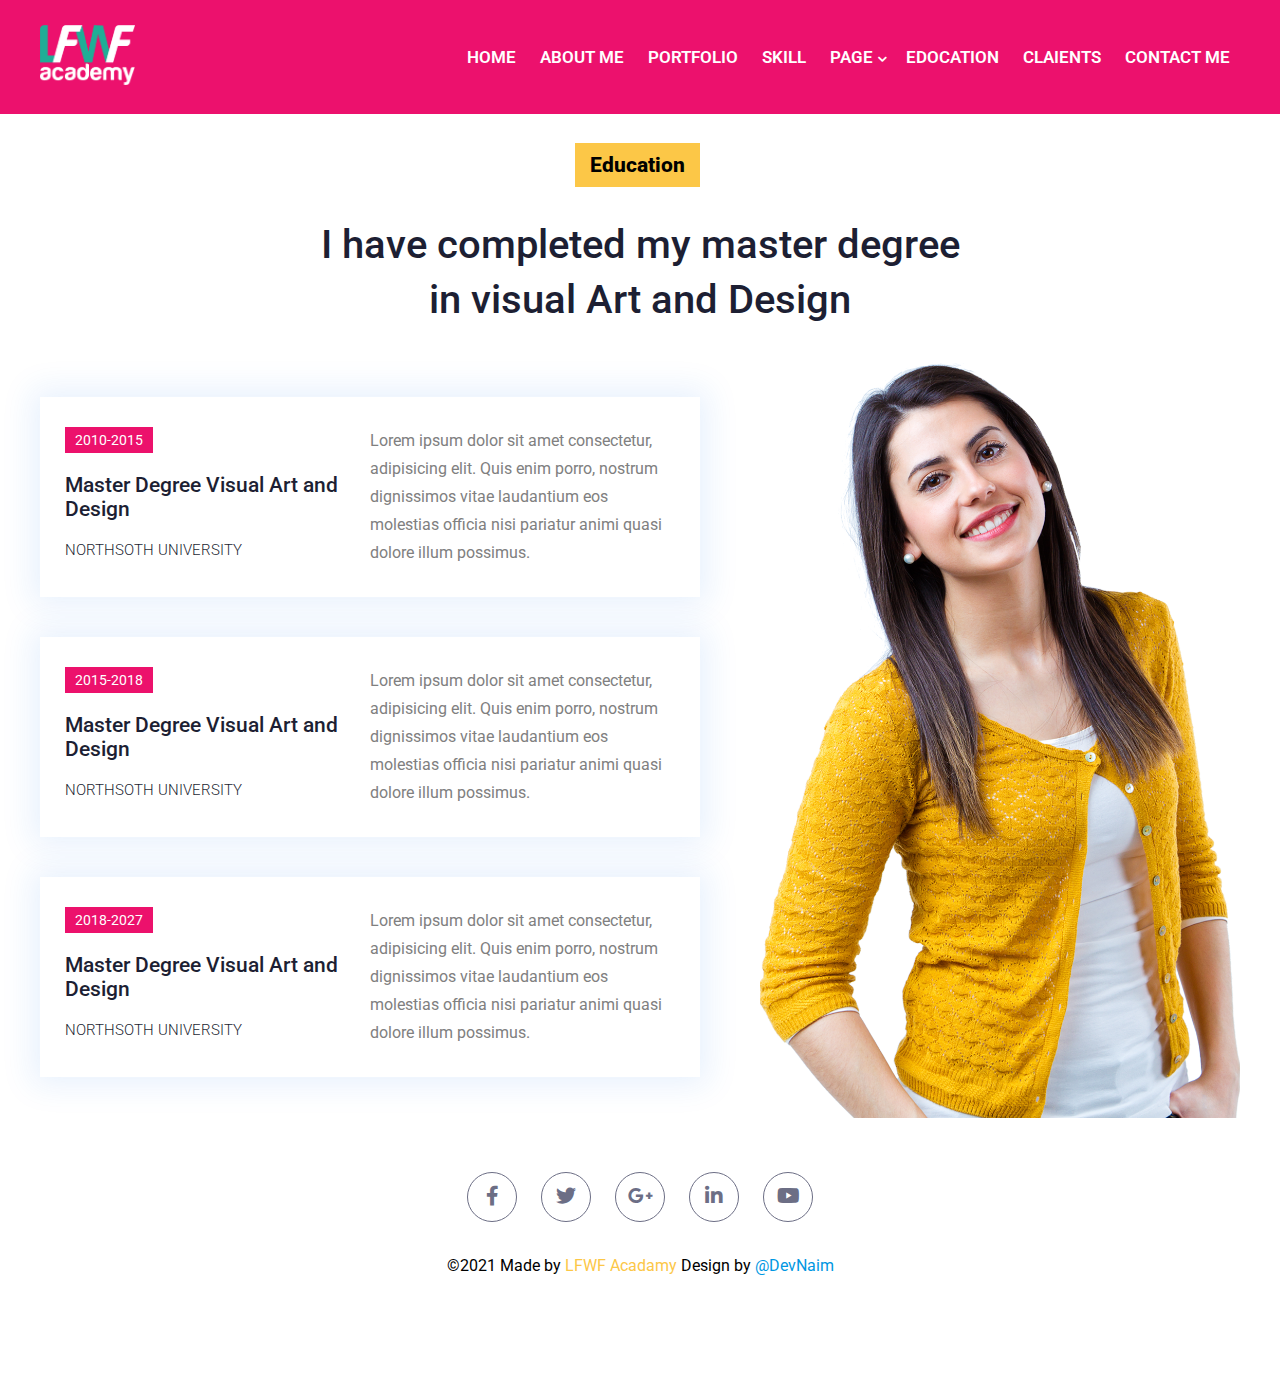
<file: service.html>
<!DOCTYPE html>
<html lang="en">
<head>
    <meta charset="UTF-8">
    <meta http-equiv="X-UA-Compatible" content="IE=edge">
    <meta name="viewport" content="width=device-width, initial-scale=1.0">
    <title>@DevNaimul</title>
    <link rel="stylesheet" href="https://cdnjs.cloudflare.com/ajax/libs/font-awesome/5.15.3/css/all.min.css">
    <link rel="preconnect" href="https://fonts.gstatic.com">
    <link href="https://fonts.googleapis.com/css2?family=Roboto:ital,wght@0,100;0,300;0,400;0,500;0,700;0,900;1,100;1,300;1,400;1,500;1,700;1,900&display=swap" rel="stylesheet"> 
    <link rel="stylesheet" href="style.css">
    <link rel="stylesheet" href="page-css/page.css">
</head>
<body>
    
    <!------------ START HEADER AREA ------------>
    <header class="header clearfix">
        <div class="fixdwidth">
            <div class="header-logo fleft">
                <a href="#">
                    <img src="./img/logo.png" alt="">
                </a>
            </div>
            <div class="header-menu fright text-right">
                <ul>
                    <li><a href="index.html">Home</a></li>
                    <li><a href="index.html#about">About Me</a></li>
                    <li><a href="index.html#portfolio">Portfolio</a></li>
                    <li><a href="index.html#skill">Skill</a></li>
                    <li><a href="#">Page</a><i class="fas fa-chevron-down"></i>
                        <ul>
                            <li><a href="about.html">About Me</a></li>
                            <li><a href="portfolio.html">Portfolio</a></li>
                            <li><a href="service.html">Service</a></li>
                            <li><a href="skill.html">Skill</a></li>
                            <li><a href="blog.html">Blog</a></li>
                            <li><a href="contact.html">Contact Me</a></li>
                        </ul>
                    </li>
                    <li><a href="index.html#education">Edocation</a></li>
                    <li><a href="index.html#employment">Claients</a></li>
                    <li><a href="index.html#contact">Contact Me</a></li>
                </ul>
            </div>
        </div>
    </header>
    <!------------ START HEADER AREA ------------>
    <!------------ START EDUCATION SECTION ------------>
    <section class="education clearfix" id="education">
        <div class="fixdwidth">
            <h2 class="section_title">Education</h2>
            <h1 class="section_text">I have completed my master degree <br> in visual Art and Design</h1>
            <div class="education-desc fleft">
                <div class="education-box clearfix">
                    <div class="education-hed fleft">
                        <span>2010-2015</span>
                        <h2>Master Degree Visual Art and Design</h2>
                        <h3>NORTHSOTH UNIVERSITY</h3>
                    </div>
                    <div class="education-pra fright">
                        <P>Lorem ipsum dolor sit amet consectetur, adipisicing elit. Quis enim porro, nostrum dignissimos vitae laudantium eos molestias officia nisi pariatur animi quasi dolore illum possimus.</P>
                    </div>
                </div>
                <div class="education-box clearfix">
                    <div class="education-hed fleft">
                        <span>2015-2018</span>
                        <h2>Master Degree Visual Art and Design</h2>
                        <h3>NORTHSOTH UNIVERSITY</h3>
                    </div>
                    <div class="education-pra fright">
                        <P>Lorem ipsum dolor sit amet consectetur, adipisicing elit. Quis enim porro, nostrum dignissimos vitae laudantium eos molestias officia nisi pariatur animi quasi dolore illum possimus.</P>
                    </div>
                </div>
                <div class="education-box clearfix">
                    <div class="education-hed fleft">
                        <span>2018-2027</span>
                        <h2>Master Degree Visual Art and Design</h2>
                        <h3>NORTHSOTH UNIVERSITY</h3>
                    </div>
                    <div class="education-pra fright">
                        <P>Lorem ipsum dolor sit amet consectetur, adipisicing elit. Quis enim porro, nostrum dignissimos vitae laudantium eos molestias officia nisi pariatur animi quasi dolore illum possimus.</P>
                    </div>
                </div>
            </div>
            <div class="education-img fright">
                <img src="img/education.png" alt="">
            </div>
        </div>
    </section>
    <!------------ END EDUCTOPM SECTION ------------>
    <!------------ START FOOTER SECTION ------------>
    <section class="footer clearfix" id="footer">
        <div class="fixdwidth">
            <div class="footer-icon text-center">
                <span><i class="fab fa-facebook-f"></i></span>
                <span><i class="fab fa-twitter"></i></span>
                <span><i class="fab fa-google-plus-g"></i></span>
                <span><i class="fab fa-linkedin-in"></i></span>
                <span><i class="fab fa-youtube"></i></span>
            </div>
            <p class="text-center">&copy;2021 Made by <span>LFWF Acadamy</span> Design by <span class="naim">@DevNaim</span> </p>
        </div>
    </section>
    <!------------ END FOOTER SECTION ------------>



    <script type="text/javascript">
        window.addEventListener("scroll", function(){
            var header = document.querySelector("header");
            header.classList.toggle("sticky", window.scrollY > 0);
        })
    </script>


</body>
</html>
</file>
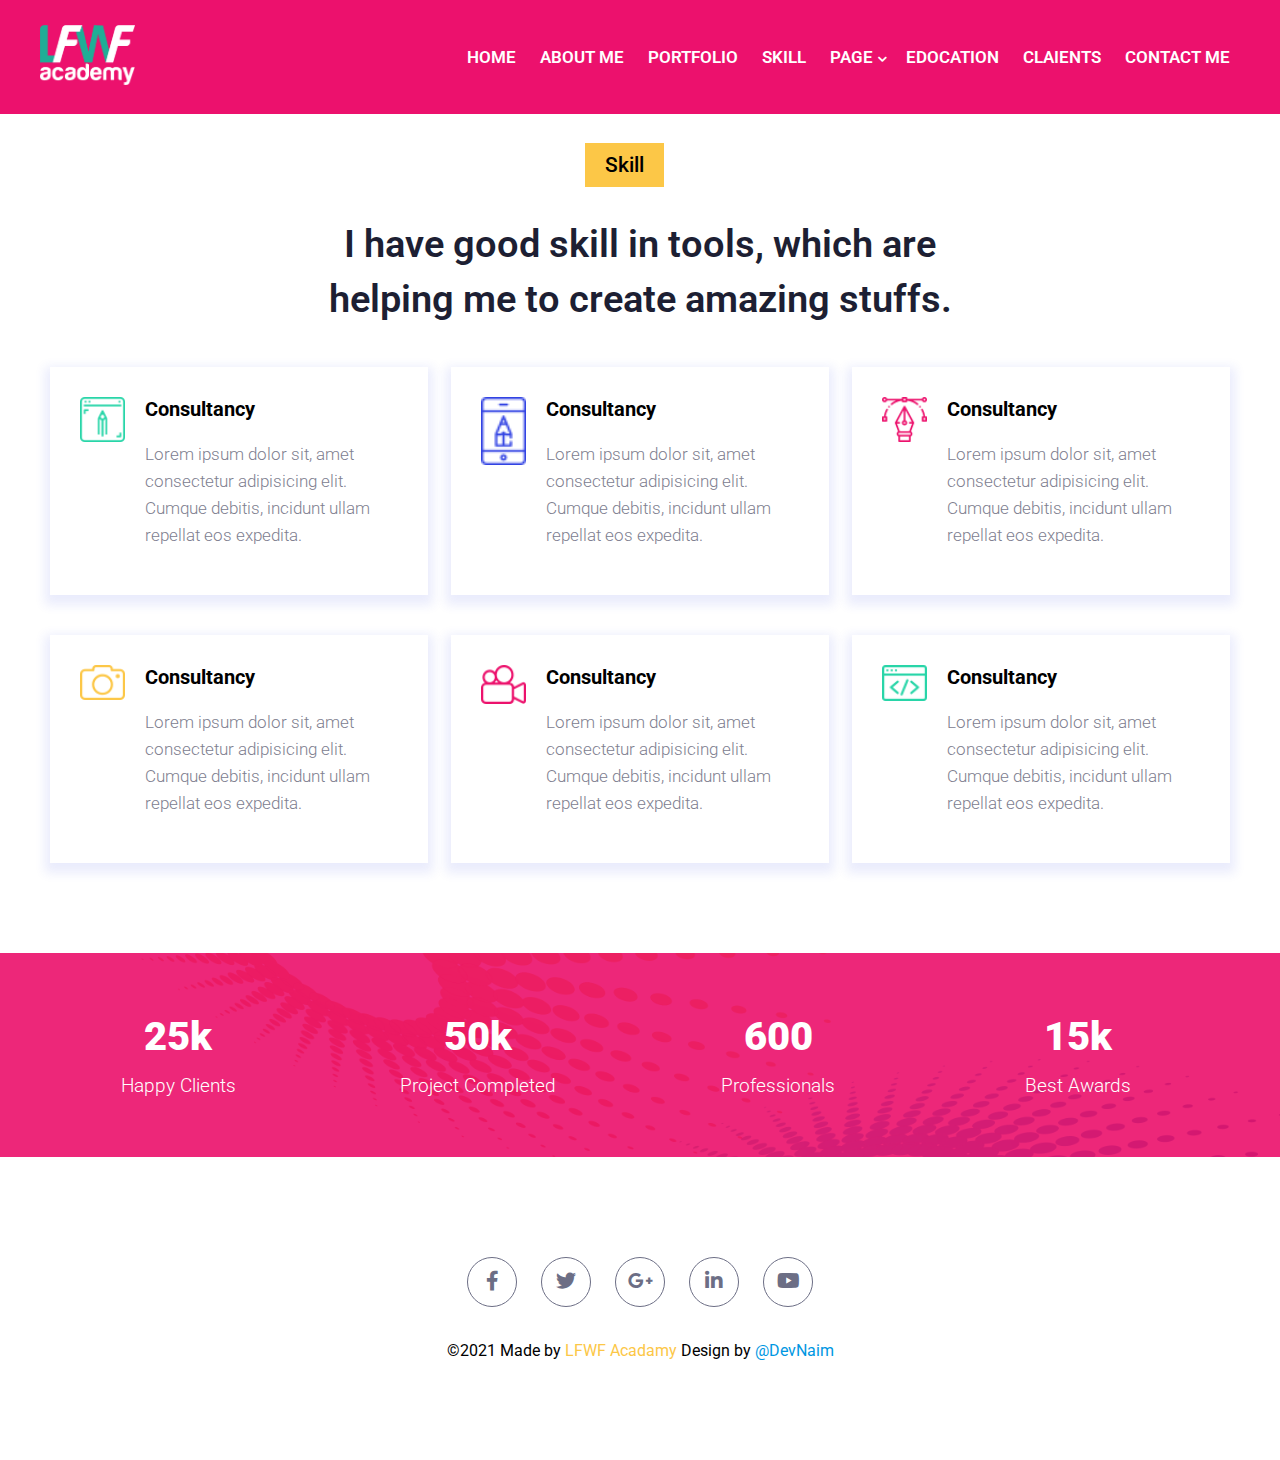
<file: skill.html>
<!DOCTYPE html>
<html lang="en">
<head>
    <meta charset="UTF-8">
    <meta http-equiv="X-UA-Compatible" content="IE=edge">
    <meta name="viewport" content="width=device-width, initial-scale=1.0">
    <title>@DevNaimul</title>
    <link rel="stylesheet" href="https://cdnjs.cloudflare.com/ajax/libs/font-awesome/5.15.3/css/all.min.css">
    <link rel="preconnect" href="https://fonts.gstatic.com">
    <link href="https://fonts.googleapis.com/css2?family=Roboto:ital,wght@0,100;0,300;0,400;0,500;0,700;0,900;1,100;1,300;1,400;1,500;1,700;1,900&display=swap" rel="stylesheet"> 
    <link rel="stylesheet" href="style.css">
    <link rel="stylesheet" href="page-css/page.css">
</head>
<body>
    
    <!------------ START HEADER AREA ------------>
    <header class="header clearfix">
        <div class="fixdwidth">
            <div class="header-logo fleft">
                <a href="#">
                    <img src="./img/logo.png" alt="">
                </a>
            </div>
            <div class="header-menu fright text-right">
                <ul>
                    <li><a href="index.html">Home</a></li>
                    <li><a href="index.html#about">About Me</a></li>
                    <li><a href="index.html#portfolio">Portfolio</a></li>
                    <li><a href="index.html#skill">Skill</a></li>
                    <li><a href="#">Page</a><i class="fas fa-chevron-down"></i>
                        <ul>
                            <li><a href="about.html">About Me</a></li>
                            <li><a href="portfolio.html">Portfolio</a></li>
                            <li><a href="service.html">Service</a></li>
                            <li><a href="skill.html">Skill</a></li>
                            <li><a href="blog.html">Blog</a></li>
                            <li><a href="contact.html">Contact Me</a></li>
                        </ul>
                    </li>
                    <li><a href="index.html#education">Edocation</a></li>
                    <li><a href="index.html#employment">Claients</a></li>
                    <li><a href="index.html#contact">Contact Me</a></li>
                </ul>
            </div>
        </div>
    </header>
    <!------------ START HEADER AREA ------------>
    <!------------ START SKILL SECTION ------------>
    <section class="skill clearfix" id="skill">
        <div class="fixdwidth">
            <h2 class="section_title">Skill</h2>
            <h1 class="section_text">I have good skill in tools, which are <br>helping me to create amazing stuffs.</h1>
            <div class="my-skills">
                <div class="my-skills-box fleft">
                    <img src="img/skill1.png" alt="">
                    <div class="skill-box-text">
                        <h3>Consultancy</h3>
                        <p>Lorem ipsum dolor sit, amet consectetur adipisicing elit. Cumque debitis, incidunt ullam repellat eos expedita.</p>
                    </div>
                </div>
                <div class="my-skills-box fleft">
                    <img src="img/skill2.png" alt="">
                    <div class="skill-box-text">
                        <h3>Consultancy</h3>
                        <p>Lorem ipsum dolor sit, amet consectetur adipisicing elit. Cumque debitis, incidunt ullam repellat eos expedita.</p>
                    </div>
                </div>
                <div class="my-skills-box fleft">
                    <img src="img/skill3.png" alt="">
                    <div class="skill-box-text">
                        <h3>Consultancy</h3>
                        <p>Lorem ipsum dolor sit, amet consectetur adipisicing elit. Cumque debitis, incidunt ullam repellat eos expedita.</p>
                    </div>
                </div>
                <div class="my-skills-box fleft">
                    <img src="img/skill4.png" alt="">
                    <div class="skill-box-text">
                        <h3>Consultancy</h3>
                        <p>Lorem ipsum dolor sit, amet consectetur adipisicing elit. Cumque debitis, incidunt ullam repellat eos expedita.</p>
                    </div>
                </div>
                <div class="my-skills-box fleft">
                    <img src="img/skill5.png" alt="">
                    <div class="skill-box-text">
                        <h3>Consultancy</h3>
                        <p>Lorem ipsum dolor sit, amet consectetur adipisicing elit. Cumque debitis, incidunt ullam repellat eos expedita.</p>
                    </div>
                </div>
                <div class="my-skills-box fleft">
                    <img src="img/skill6.png" alt="">
                    <div class="skill-box-text">
                        <h3>Consultancy</h3>
                        <p>Lorem ipsum dolor sit, amet consectetur adipisicing elit. Cumque debitis, incidunt ullam repellat eos expedita.</p>
                    </div>
                </div>
            </div>
        </div>
    </section>
    <!------------ END SKIKK SECTION ------------>
    <!------------ START SKIKK-BAR SECTION ------------>
    <section class="skillbar clearfix">
        <div class="fixdwidth">
            <div class="skill-overly"></div>
            <div class="skill-point">
                <div class="skill-pint-bar fleft">
                    <h2>25k</h2>
                    <h3>Happy Clients</h3>
                </div>
                <div class="skill-pint-bar fleft">
                    <h2>50k</h2>
                    <h3>Project Completed</h3>
                </div>
                <div class="skill-pint-bar fleft">
                    <h2>600</h2>
                    <h3>Professionals</h3>
                </div>
                <div class="skill-pint-bar fleft">
                    <h2>15k</h2>
                    <h3>Best Awards</h3>
                </div>
            </div>
        </div>
    </section>
    <!------------ END SKIKK-BAR SECTION ------------>
    <!------------ START FOOTER SECTION ------------>
    <section class="footer clearfix" id="footer">
        <div class="fixdwidth">
            <div class="footer-icon text-center">
                <span><i class="fab fa-facebook-f"></i></span>
                <span><i class="fab fa-twitter"></i></span>
                <span><i class="fab fa-google-plus-g"></i></span>
                <span><i class="fab fa-linkedin-in"></i></span>
                <span><i class="fab fa-youtube"></i></span>
            </div>
            <p class="text-center">&copy;2021 Made by <span>LFWF Acadamy</span> Design by <span class="naim">@DevNaim</span> </p>
        </div>
    </section>
    <!------------ END FOOTER SECTION ------------>


    <script type="text/javascript">
        window.addEventListener("scroll", function(){
            var header = document.querySelector("header");
            header.classList.toggle("sticky", window.scrollY > 0);
        })
    </script>



</body>
</html>
</file>
<file: style.css>
/* ========== BASIC SETUP ========== */
*{
    margin: 0;
    padding: 0;
    box-sizing: border-box;
}
body{
    font-family: 'Roboto', sans-serif;
}
html{
    scroll-behavior: smooth;
}
.fixdwidth{
    max-width: 1200px;
    margin: auto;
}
.clearfix::after{
    content: "";
    clear: both;
    display: block;
}
.fleft{
    float: left;
}
.fright{
    float: right;
}
.text-left{
    text-align: left;
}
.text-center{
    text-align: center;
}
.text-right{
    text-align: right;
}
a{
    text-decoration: none;
}
img{
    max-width: 100%;
}

/* ========== REUSEBLE CSS ========== */
h2.section_title{
    background: #fcc747;
    color: #000;
    font-size: 21px;
    padding: 10px 15px;
    display: inline-block;
    margin-bottom: 30px;
    font-weight: 800;
}
h1.section_text {
	font-size: 24px;
	font-weight: 500;
	color: #1d1f33;
	line-height: 40px;
	margin-bottom: 30px;
}

/* ========== HEADER CSS ========== */
header{
    padding: 25px 0;
    position: fixed;
    top: 0;
    left: 0;
    width: 100%;
    transition: .6s;
    z-index: 100000;
}
header.sticky{
    padding: 8px 0;
    background: #000;
}
header::before{
    content: "";
    clear: both;
    display: block;
}
.header-logo{
    width: 25%;
    position: relative;
}
.header-logo a img{
    width: 95px;
}

.header-menu{
    width: 75%;
    position: relative;
}
.header-menu ul li{
    display: inline-block;
    list-style: none;
    position: relative;
}
.header-menu ul li i{
    color: #fff;
    font-size: 10px;
    margin-left: -5px;
    margin-right: 5px;
}
.header-menu ul li:hover i{
    color: #20ab96;
}
.header-menu ul li a{
    display: inline-block;
    color: #fff;
    padding: 0 10px;
    text-transform: uppercase;
    font-size: 17px;
    line-height: 64px;
    font-weight: 600;
    transition: .6s;
    position: relative;
}
.header-menu ul li:hover > a{
    color: #fcc747;
}
/* drodown */
.header-menu ul li{
    position: relative;
}
.header-menu ul li ul {
	position: absolute;
	width: 180px;
	top: 100%;
	left: 8px;
	text-align: left;
    opacity: 0;
    visibility: hidden;
    transform: scaleY(0);
    transform-origin: top center;
    transition: .5s;
}
.header-menu ul li ul li{
    background: #5b88b1;
    display: block;
}
.header-menu ul li ul li a{
    display: block;
    line-height: 45px;
    transition: .3s;
}
.header-menu ul li ul li:hover a{
    letter-spacing: 2px;
}
.header-menu ul li:hover ul{
    opacity: 1;
    visibility: visible;
    transform: scaleY(1);
}

/* ========== BANNER CSS ========== */
.banner{
    background: url(img/banner.jpg) no-repeat center center;
    background-size: cover;
    padding: 200px 0;
    color: #fff;
}
.banner h1 {
	font-size: 80px;
	position: relative;
	margin-top: 10px;
	margin-bottom: 20px;
}
.banner h1::before {
	content: "";
	position: absolute;
	right: 250px;
	bottom: -5px;
	height: 100%;
	width: 1px;
	background-color: #fff;
}
.banner h3{
    text-transform: uppercase;
    margin-bottom: 20px;
    position: relative;
}
.banner h3::after {
	content: "";
	position: absolute;
	left: 305px;
	top: 50%;
	background: #fff;
	height: 1px;
	width: 40px;
    opacity: 0.7;
}
.banner h3::before {
	content: "";
	position: absolute;
	right: 305px;
	top: 50%;
	background: #fff;
	height: 1px;
	width: 40px;
    opacity: 0.7;
}
.btn-hero {
	color: #fff;
	border: 1px solid #fff;
	padding: 15px 40px;
	display: inline-block;
	text-transform: uppercase;
	font-weight: 600;
	font-size: 14px;
	word-spacing: 3px;
	letter-spacing: 1px;
    position: relative;
    z-index: 1;
}
a.btn-hero::after{
    content: "";
    position: absolute;
    top: 0;
    left: 0;
    width: 0;
    height: 100%;
    background: #00c9e4;
    display: inline-block;
    z-index: -1;
    transition: .5s;
}
a.btn-hero:hover::after{
    width: 100%;
    color: none;
}
/* ========== ABOUT CSS ========== */
.about{
    background: #fdfdfe;
    padding: 100px 0 50px 0;
}
.about-img{
    width: 45%;
}
.about-img img{
    box-shadow: -15px 0px 30px 15px rgba(59, 86, 148, 0.05);
}
.about-desc {
	width: 55%;
	padding: 50px;
	box-shadow: 15px 0px 30px 15px rgba(59, 86, 148, 0.1);
}
.about-desc p {
	font-size: 18px;
	line-height: 32px;
	margin-bottom: 30px;
    color: rgb(119, 119, 119);
    font-weight: 300;
}
.about-info-box{
    width: 40%;
}
.about-info-box ul li {
	list-style: none;
	font-size: 19px;
	font-weight: 300;
	margin-bottom: 20px;
    color: rgb(65, 64, 64);
}
.about-button {
	margin-top: 30px;
	padding-bottom: 10px;
}
.submit-btn {
	background: #3243e3;
	padding: 15px 30px;
	border: none;
	color: #fff;
	font-weight: 700;
    transform: translateY(0);
    transition: .3s;
}
.submit-btn:hover{
    background: #000;
    transform: translateY(-5px);
    box-shadow: 2px 2px 20px 7px rgba(0, 0, 0, 0.5);
}
.arrow-down {
	position: relative;
	height: 70px;
	width: 81px;
    overflow: hidden;
}
.arrow-down span {
	color: #fcc747;
	font-size: 80px;
	position: absolute;
	left: -27px;
	bottom: -10px;
}
/* ========== PORTFOLIN CSS ========== */
.portfolio{
    background: #fff;
}
.portfolio h2{
    font-weight: 500;
}
.portfolio h1 {
	font-size: 38px;
	font-weight: 600;
	line-height: 54px;
}
.portfolio-items-btn a {
	color: #77798e;
	display: inline-block;
	padding: 10px 15px;
	font-size: 16px;
	margin-bottom: 20px;
}
.portfolio-items-btn a:first-child{
    color: #3243e3;
    text-decoration: line-through;
    padding: 10px 15px 10px 0;
}
.portfolio-box{
    width: 32%;
    float: left;
    margin-right: 2%;
    margin-bottom: 30px;
    position: relative;
}
.portfolio-box:nth-child(3){
    margin-right: 0;
}
.portfolio-box:nth-child(6){
    margin-right: 0;
}
.portfolio-overly{
    position: absolute;
    width: 100%;
    height: 99%;
    top: 0;
    left: 0;
    background: rgba(0, 131, 217, 0.8);
    opacity: 0;
    cursor: pointer;
    transition: .7s;
}
.portfolio-box:hover .portfolio-overly{
    opacity: 1;
}
.portfolio-desc{
    position: absolute;
    width: 80%;
    bottom: 0;
    left: 50%;
    transform: translateX(-50%);
    opacity: 0;
    transition: .7s;
}
.portfolio-desc h3{
    color: #fff;
    font-size: 30px;
    margin-bottom: 8px;
}
.portfolio-desc p{
    color: #fff;
}
.portfolio-box:hover .portfolio-desc{
    bottom: 25%;
    opacity: 1;
}

/* ========== SKILL CSS ========== */
.skill{
    padding: 50px;
}
.skill h2{
    padding: 10px 20px;
    font-weight: 500;
}
.skill h1 {
	font-size: 38px;
	font-weight: 600;
	line-height: 55px;
}
.my-skills{
    margin-top: 40px;
}
.my-skills-box{
    width: 32%;
    height: 228px;
    padding: 30px;
    margin-bottom: 40px;
    margin-right: 2%;
    box-shadow: 0 5px 10px 5px rgba(50, 67, 227, 0.1);
    transform: translateY(0);
    transition: .5s;
}
.my-skills-box:hover{
    transform: translateY(-6px);
    box-shadow: 0 5px 10px 5px rgba(50, 67, 227, 0.3);
}
.my-skills-box:nth-child(3){
    margin-right: 0;
}
.my-skills-box:nth-child(6){
    margin-right: 0;
}
.my-skills-box img{
    float: left;
    width: 45px;
    margin-right: 20px;
    padding-bottom: 120px;
}
.my-skills-box h3 {
	font-size: 20px;
	margin-bottom: 20px;
}
.my-skills-box p {
	font-size: 17px;
	line-height: 27px;
	color: #808090;
	font-weight: 300;
}
/* ========== SKILL-BAR CSS ========== */
.skillbar{
    background: url(img/dot-background-png.png) no-repeat center center;
    background-size: cover;
    padding: 60px 0;
    position: relative;
    z-index: 1;
    margin-bottom: 50px;
}
.skill-overly{
    position: absolute;
    height: 100%;
    width: 100%;
    background: #eb106a;
    top: 0;
    left: 0;
    opacity: .9;
    z-index: -1;
}
.skill-pint-bar{
    width: 23%;
    margin-right: 2%;
    text-align: center;
    color: #fff;
}
.skill-pint-bar:last-child{
    margin-right: 0;
}
.skill-pint-bar h2 {
	font-size: 40px;
	font-weight: 900;
}
.skill-pint-bar h3 {
	font-weight: 300;
	margin-top: 15px;
}

/* ========== EDUCATION CSS ========== */
.education{}
.education h1{
    font-size: 40px;
    line-height: 55px;
}
.education-desc{
    width: 55%;
}
.education-box{
    width: 100%;
    background: #fff;
    margin-top: 40px;
    padding: 30px 25px;
    box-shadow: 0 0 30px 8px rgba(31, 122, 240, 0.1);
}
.education-box .education-hed{
    width: 50%;
}
.education-box .education-hed span{
    background: #ec116c;
    color: #fff;
    padding: 5px 10px;
    display: inline-block;
    font-size: 14px;
}
.education-box .education-hed h2 {
	font-size: 21px;
	padding: 20px 30px 20px 0;
	font-weight: 500;
	color: #1d1f33;
}
.education-box .education-hed h3 {
	color: #1d1f33;
	font-weight: 300;
	font-size: 15px;
}
.education-box .education-pra{
    width: 50%;
}
.education-box .education-pra p{
    font-size: 16px;
    color: #808080;
    line-height: 28px;
}
.education-img{
    width: 40%;
}

/* ========== EMPLOYMENT CSS ========== */
.employment{
    background: #eff3fd;
    padding: 100px 0;
    margin-top: -4px;
}
.employment h2{
    font-weight: 400;
}
.employment h1{
    font-size: 40px;
    font-weight: 500;
    line-height: 55px;
}
.empoyment-box{
    margin-top: 50px;
}
.employment-box-item{
    width: 32%;
    margin-right: 2%;
    padding: 30px;
    background: #fff;
    position: relative;
}
.employment-box-item:last-child{
    margin-right: 0;
}
.employment-box-img img{
    width: 120px;
}
.employment-box-item .icon {
    height: 35px;
    width: 35px;
    background: #000;
	position: absolute;
	top: 25px;
	right: 20px;
    text-align: center;
    cursor: pointer;
}
.employment-box-item .icon i{
    font-size: 25px;
    line-height: 35px;
    color: #fff;
    transform: rotate(0);
    transition: .5s;
}
.employment-box-item .icon:hover i{
    transform: rotate(-360deg);
}
.time {
	width: 100px;
	height: 32px;
	position: absolute;
	top: 3px;
	right: 35px;
    overflow: hidden;
    visibility: hidden;
}
.employment-box-item .icon:hover .time{
    visibility: visible;
}
.time span{
    background: #ec116c;
    color: #fff;
    padding: 5px 10px;
    display: inline-block;
    font-size: 14px;
    transform: translateX(115%);
    transition: .5s;
}
.employment-box-item .icon:hover span{
    transform: translateX(15%);
}
.employment-box-item h2 {
	font-size: 21px;
	padding: 20px 30px 20px 0;
	font-weight: 600;
	color: #1d1f33;
    display: inline-block;
}
.employment-box-item p{
    font-size: 16px;
    color: #808080;
    line-height: 28px;
}

/* ========== AWARD CSS ========== */
.award{
    padding: 100px 0;
    background: #fff;
}
.award-logo{   
    margin-bottom: 50px; 
}
.award-logo img{
    width: 200px;
}
.award-line-up img{
    margin: 0 20px;
    filter: grayscale(110%);
    transition: .2s;
}
.award-line-up img:hover{
    filter: grayscale(0);
    cursor: no-drop;
}
.award-line-dn img{
    margin: 0 20px;
    filter: grayscale(110%);
    transition: .2s;
}
.award-line-dn img:hover{
    filter: grayscale(0);
    cursor: no-drop;
}
/* ========== CTNTACT CSS ========== */
.contact{
}
.contact h2{
    font-weight: 400;
}
.contact h1{
    font-size: 40px;
    font-weight: 500;
    line-height: 55px;
}
.contact-box{
    margin: 60px 0;
    padding: 70px;
    box-shadow: 0 0 50px 10px rgba(50, 67, 227, 0.1);
}
.contact-box-icon{
    width: 33.3%;
    text-align: center;
    margin-bottom: 50px;
}
.contact-box-icon span {
	color: #52d8bb;
	display: inline-block;
	border: 1px solid #52d8bb;
	border-radius: 50%;
	font-size: 30px;
	padding: 25px;
	height: 90px;
	width: 90px;
	line-height: 45px;
	text-align: center;
    margin-bottom: 20px;
}
.contact-box-icon h3{
    color: #6c6e85;
    font-weight: 500;
    margin-bottom: 9px;
}
.contact-box-icon:nth-child(2) span{
    color: #3243e3;
    border: 1px solid #3243e3;
}
.contact-box-icon:nth-child(3) span{
    color: #ec116c;
    border: 1px solid #ec116c;
}
/* CONTACT FORM */
.form-left-input{
    width: 48%;
}
.form-right-input{
    width: 48%;
}
.contact-form .control-input{
    width: 100%;
    font-size: 20px;
    border: 1px solid #ddd;
    padding: 24px;
    margin-bottom: 15px;
}
.contact-form .control-input:focus{
    border: 1px solid #3243e3;
    box-shadow: 0 0 20px 5px rgba(50, 67, 227, 0.3);
}
.form-btn {
	color: #fff;
	padding: 10px 50px;
	font-size: 18px;
	border: none;
	background: #3243e3;
    font-weight: 600;
	margin-left: -80px;
	margin-top: 25px;
    transition: .4s;
}
.form-btn:hover{
    box-shadow: 0 0 20px 5px rgba(50, 67, 227, 0.5);
}
/* ========== FOOTER CSS ========== */
.footer{
    padding: 50px 0 100px 0;
    background: #fff;
}
.footer-icon{

}
.footer-icon span{
    color: #6c6e85;
    height: 50px;
    width: 50px;
    line-height: 50px;
    text-align: center;
    display: inline-block;
    border: 1px solid #6c6e85;
    border-radius: 50px;
    margin: 0 10px;
    overflow: hidden;
    transition: .3s;
    cursor: pointer;
}
.footer-icon span i{
    font-size: 20px;
    transform: scale(1);
    transition: .3s;
}
.footer-icon span:hover{
    color: #52d8bb;
    border: 1px solid #52d8bb;
}
.footer-icon span:hover i{
    transform: scale(1.5);
}
.footer p{
    margin-top: 30px;
}
.footer p span{
    color: #fcc747;
}
.footer p .naim{
    color: #0097e2;
}

/* @@@@@@@@@@ The End @@@@@@@@@@ */
</file>
<file: page-css/page.css>
.header{
    background: #ec116d;
}
.contact{
    margin-top: 93px;
    padding-top: 50px;
}
.contact h2{
    margin-left: 535px;
}
.contact h1{
    text-align: center;
}
.portfolio{
    margin-top: 93px;
    padding-top: 50px;
}
.portfolio h2{
    margin-left: 535px;
}
.portfolio h1{
    text-align: center;
}
.education {
    margin-top: 93px;
    padding-top: 50px;
}
.education h2.section_title{
    margin-left: 535px;
}
.education h1{
    text-align: center;
}
.about{
    margin-top: 93px;
    padding-top: 50px;
}
.education h2.section_title{
    margin-left: 535px;
}
.education h1.section_text{
    text-align: center;
}
.employment{
    margin-top: 93px;
    padding-top: 50px;
}
.employment h2.section_title{
    margin-left: 535px;
}
.employment h1.section_text{
    text-align: center;
}
.skill{
    margin-top: 93px;
    padding-top: 50px;
}
.skill h2.section_title{
    margin-left: 535px;
}
.skill h1.section_text{
    text-align: center;
}
</file>
